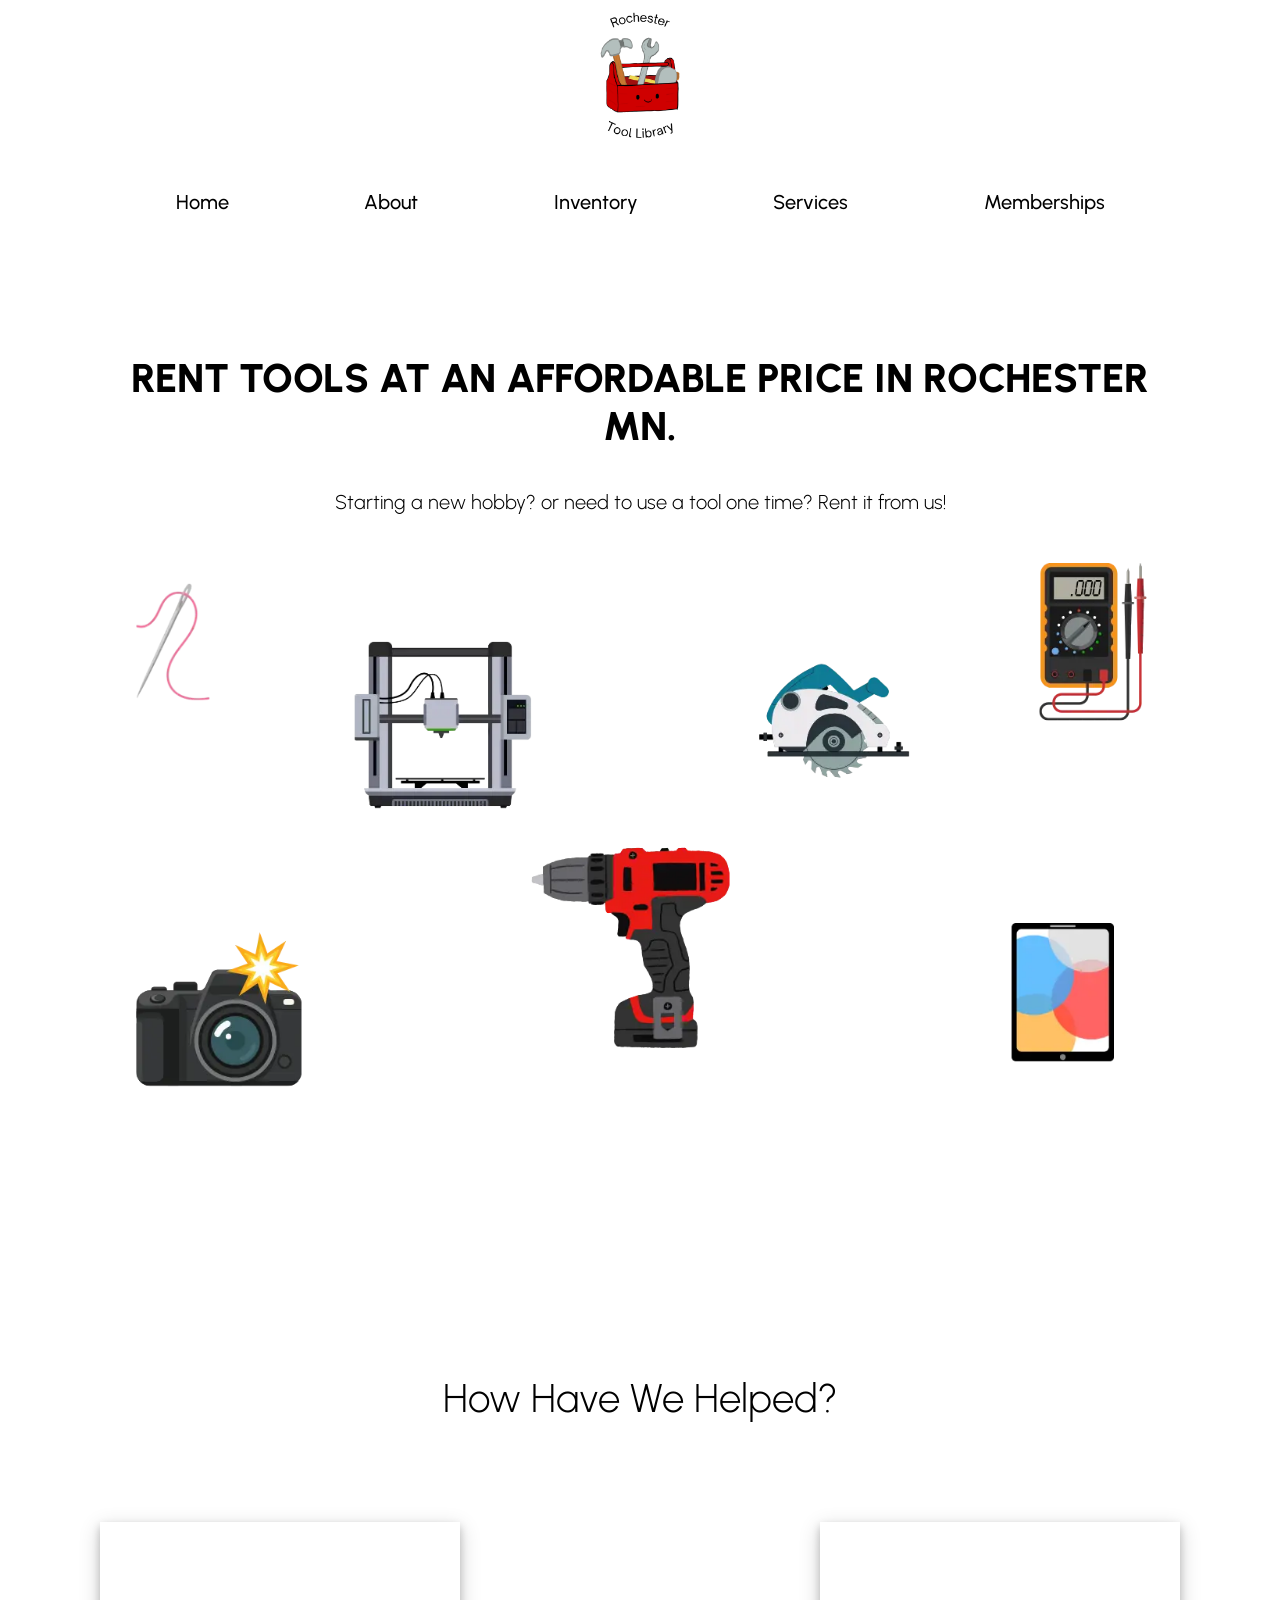
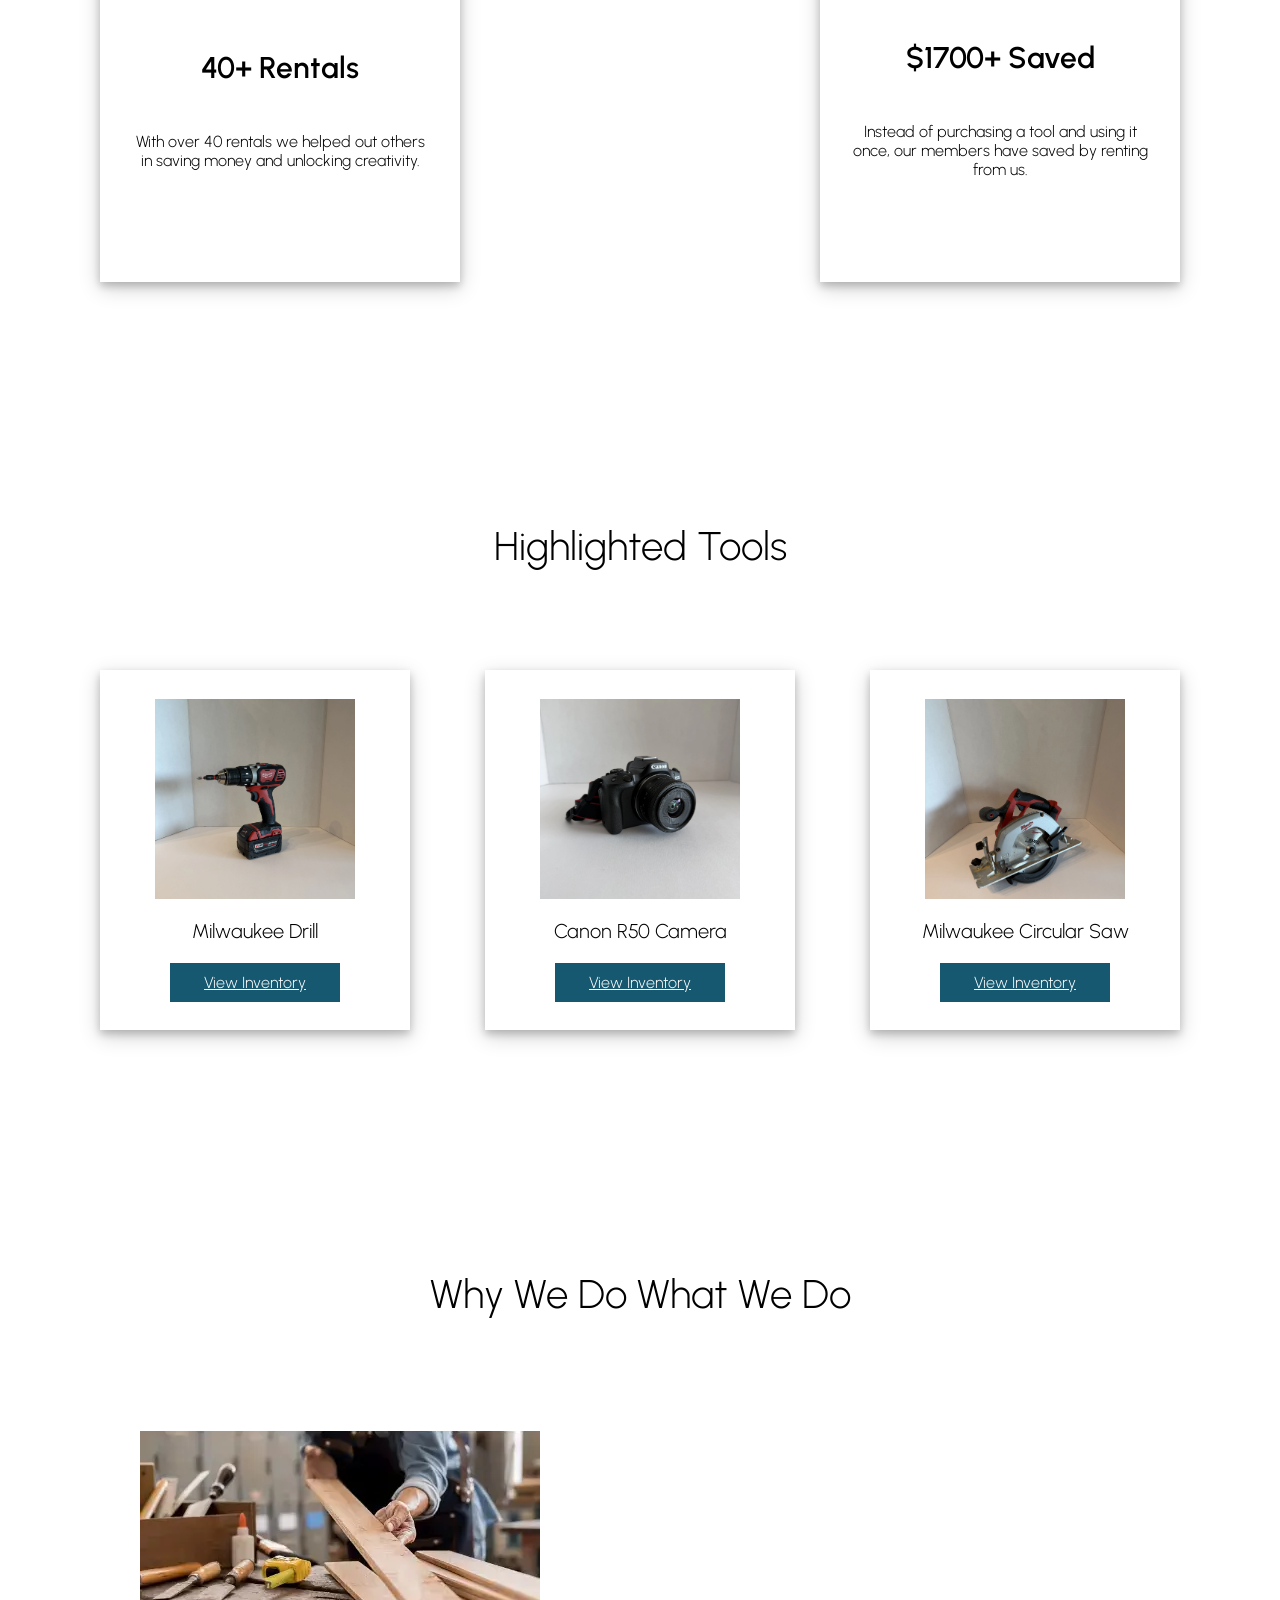
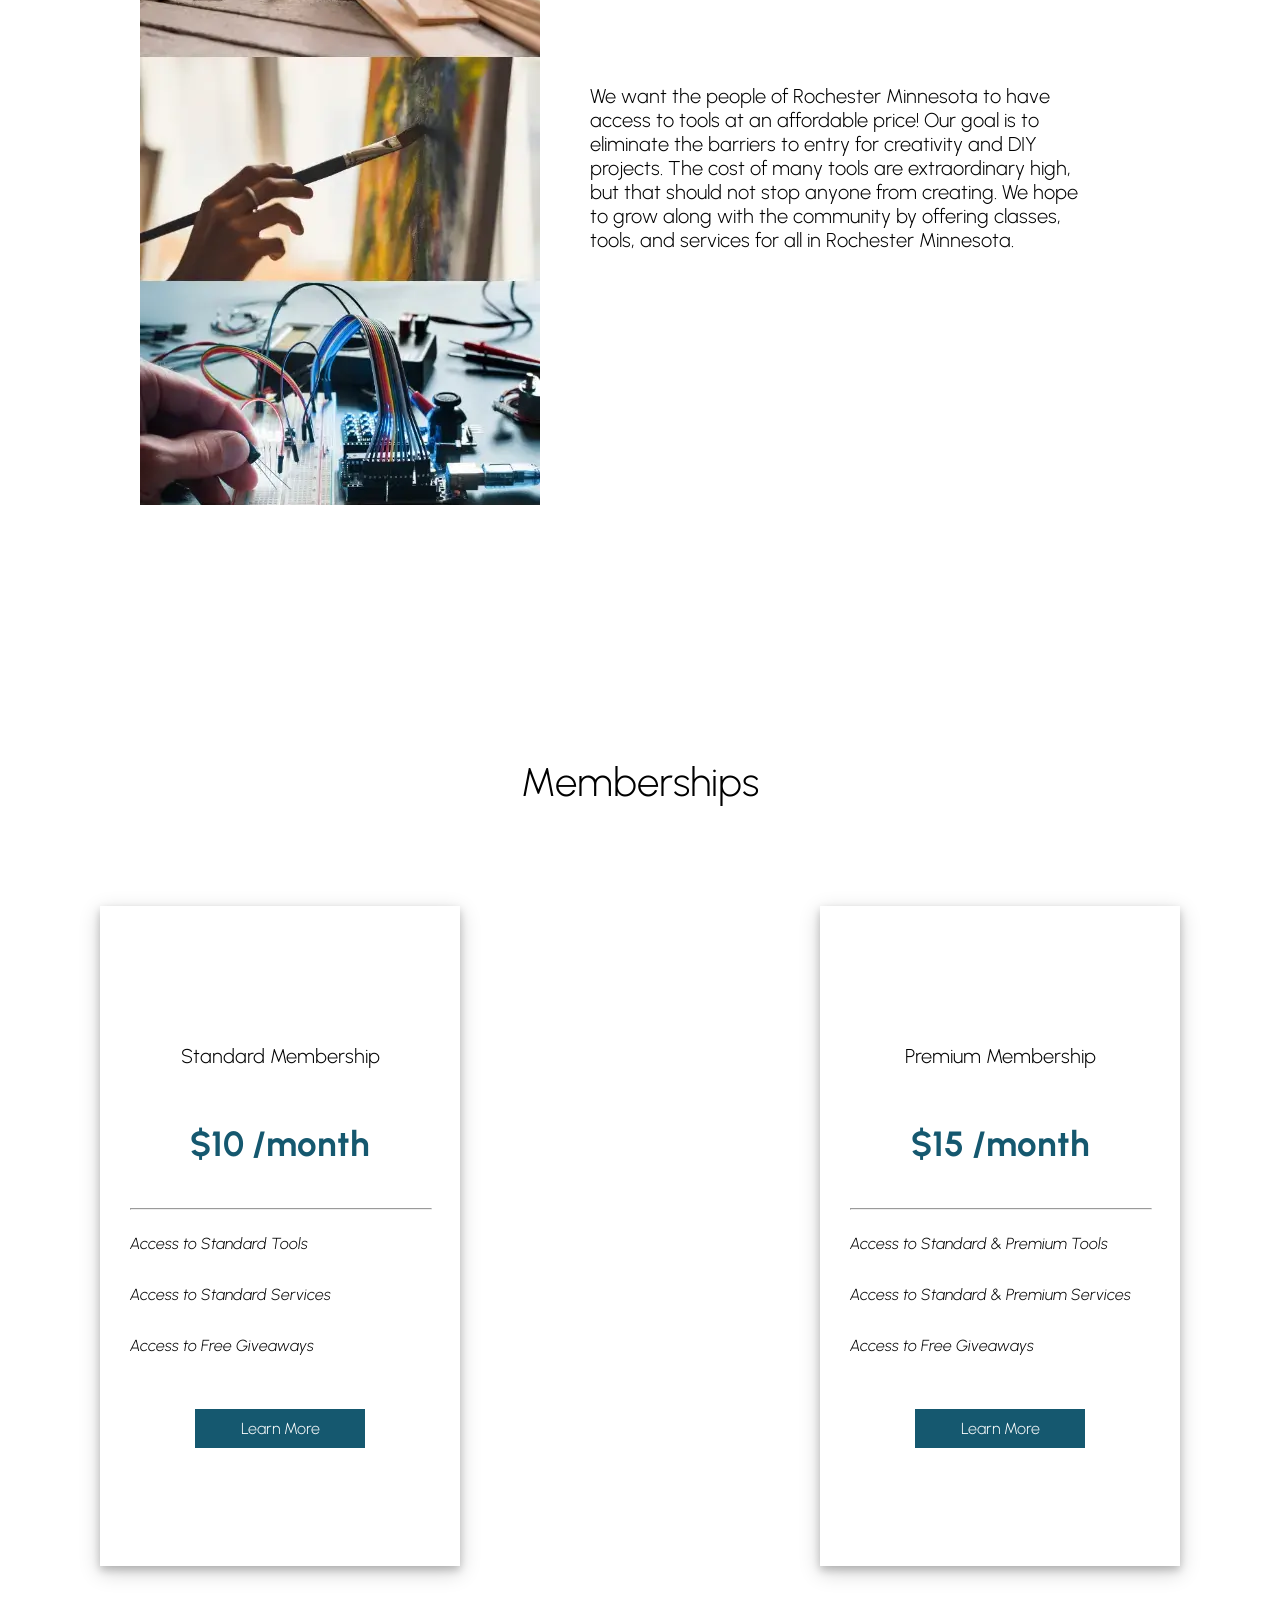
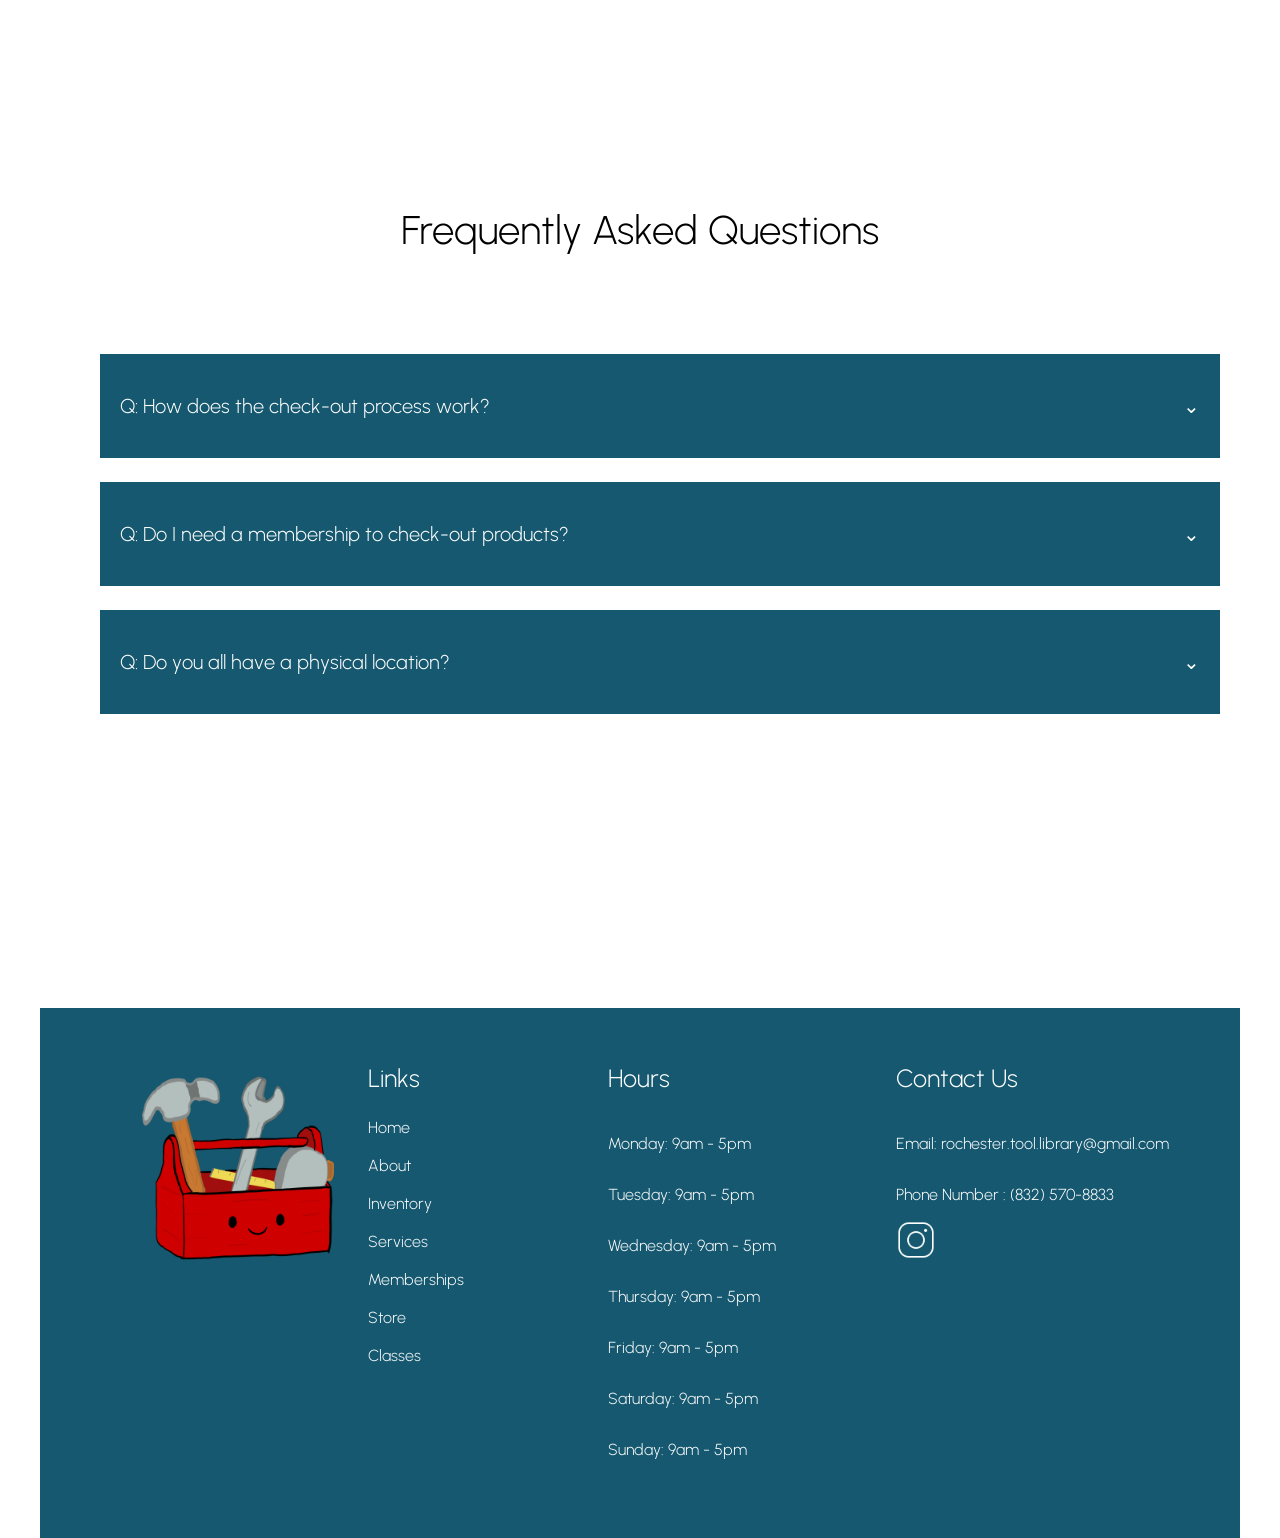
<file: index.html>
<html>
<head>
    <title>Rochester Tool Library</title>
    <link rel="icon" type="image/x-icon" href="./images/logos/logo_ico.ico">

    <meta name='viewport' content='width=device-width, initial-scale=1'>

    <link rel="stylesheet" href="./styles/main-styles.css">
    <link rel="stylesheet" href="./styles/utility-styles.css">

    <link rel="preconnect" href="https://fonts.googleapis.com">
    <link rel="preconnect" href="https://fonts.gstatic.com" crossorigin>
    <link href="https://fonts.googleapis.com/css2?family=Urbanist:ital,wght@0,100..900;1,100..900&display=swap" rel="stylesheet">
    <link rel="preload" as="image" href="./images/page_images/hero_image.webp">
</head>


<body>
    

    <!--Menu-->
    <div>
        <div class="menu-container">
            <!--Image-->
            <div>
                <img src="./images/logos/word_logo.webp" class="menu-logo" alt="Rochester Tool Library Logo" loading="lazy" decoding="async"/>
            </div>

            <!--Options-->
            <div class="menu-options-container">
                <a href="./index.html">Home</a>
                <a href="./about.html">About</a>
                <a href="./inventory.html">Inventory</a>
                <a href="./services.html">Services</a>
                <a href="./memberships.html">Memberships</a>
            </div>
        </div>
    </div>

    <!--Hero-->
    </div>
        <div class="overall-container">
        <div class="hero-container">
            <!--Text-->
            <div>
                <p class="main-hero-text">Rent Tools At An Affordable Price In Rochester MN.</p>
                <p class="sub-hero-text">Starting a new hobby? or need to use a tool one time? Rent it from us!</p>
            </div>

        </div>
    </div>

    <!--Hero Image-->
    <div class="hero-image-container">
    </div>

    <div class="spacer"></div>

    <!--Statistics-->
    <div class="overall-container">
        <p class="section-title">How Have We Helped?</p>
        <div class="statistics-container">
            <div class="statistics-item-box">
                <p class="statistics-item-box-main-text">40+ Rentals</p>
                <p class="statistics-item-box-sub-text">With over 40 rentals we helped out others in saving money and unlocking creativity.</p>
            </div>

            <div class="statistics-item-box">
                <p class="statistics-item-box-main-text">$1700+ Saved</p>
                <p class="statistics-item-box-sub-text">Instead of purchasing a tool and using it once, our members have saved by renting from us.</p>
            </div>
        </div>
    </div>

    <div class="spacer"></div>

    <!--Highlighted Tools-->
    <div class="overall-container">
        <p class="section-title">Highlighted Tools</p>
        <div class="highlights-container">
        
            <div class="highlighted-tools-item-box">
                <img src="./images/tool_photos/milwaukee_drill_m18.webp" class="highlighted-tools-item-box-image" loading="lazy" decoding="async" alt="m18 milwaukee drill">
                <p class="highlighted-tools-item-box-title">Milwaukee Drill</p>
                <a class="highlighted-tools-item-box-button" href="./inventory.html">View Inventory</a>
            </div>

            <div class="highlighted-tools-item-box">
                <img src="./images/tool_photos/canon_r50_camera.webp" class="highlighted-tools-item-box-image" loading="lazy" decoding="async" alt="canon r50 camera">
                <p class="highlighted-tools-item-box-title">Canon R50 Camera</p>
                <a class="highlighted-tools-item-box-button" href="./inventory.html">View Inventory</a>
            </div>

            <div class="highlighted-tools-item-box">
                <img src="./images/tool_photos/milwaukee_saw_m18.webp" class="highlighted-tools-item-box-image" alt="milwauke m18 circular saw">
                <p class="highlighted-tools-item-box-title">Milwaukee Circular Saw</p>
                <a class="highlighted-tools-item-box-button" href="./inventory.html">View Inventory</a>
            </div>
        </div>
    </div>

    <div class="spacer"></div>
    
    <div class="overall-container">
        <p class="section-title">Why We Do What We Do</p>
        <div class="why-we-do-container">
            <div>
                <img src="./images/page_images/why_we_do_what_we_do.webp" class="why-we-do-image" loading="lazy" decoding="async" alt="showcasing a carpenter, painter, and electrical engineer">
            </div>

            <div class="why-we-do-text">
                <p>We want the people of Rochester Minnesota to have access to tools at an affordable price! Our goal is to eliminate the barriers to entry for creativity and DIY projects. The cost of many tools are extraordinary high, but that should not stop anyone from creating. We hope to grow along with the community by offering classes, tools, and services for all in Rochester Minnesota.</p>
            </div>

        </div>
    </div>

    <div class="spacer"></div>

    <div class="overall-container">
        <p class="section-title">Memberships</p>
        <div class="membership-container">
            <div class="membership-item-box">
                <p class="membership-item-box-membership-title-text">Standard Membership</p>
                <p class="membership-item-box-membership-price-text">$10 /month</p>
                <hr class="membership-item-box-membership-hr">
                <p class="membership-item-box-membership-perks-text">Access to Standard Tools</p>
                <p class="membership-item-box-membership-perks-text">Access to Standard Services</p>
                <p class="membership-item-box-membership-perks-text">Access to Free Giveaways</p>
                <br>
                <br>
                <a class="membership-item-box-membership-button" href="./memberships.html">Learn More</a>
            </div>

            <div class="membership-item-box">
                <p class="membership-item-box-membership-title-text">Premium Membership</p>
                <p class="membership-item-box-membership-price-text">$15 /month</p>
                <hr class="membership-item-box-membership-hr">
                <p class="membership-item-box-membership-perks-text">Access to Standard & Premium Tools</p>
                <p class="membership-item-box-membership-perks-text">Access to Standard & Premium Services</p>
                <p class="membership-item-box-membership-perks-text">Access to Free Giveaways</p>
                <br>
                <br>
                <a class="membership-item-box-membership-button" href="./memberships.html">Learn More</a>
            </div>
        </div>
    </div>

    <div class="spacer"></div>

    <div class="overall-container">
        <p class="section-title">Frequently Asked Questions</p>
        <div class="faq-container">
            <div class="faq-question-container" onclick="change_visibility_answer('answer1')">
                <p>Q: How does the check-out process work?</p>
                <p>⌄</p>
            </div>

            <div class="faq-answer-container" id="answer1">
                <p>A: The checkout process is simple. Find the tool you want to check out in our inventory, then fill out our form with your information. We will reach out for delivery details, deliver to the address, and pick up once you are done using the tool.</p>
            </div>
            <br>
            <div class="faq-question-container" onclick="change_visibility_answer('answer2')">
                <p>Q: Do I need a membership to check-out products?</p>
                <p>⌄</p>
            </div>

            <div class="faq-answer-container" id="answer2">
                <p>A: No, memberships are not required for tool rentals.</p>
            </div>
            <br>
            <div class="faq-question-container" onclick="change_visibility_answer('answer3')">
                <p>Q: Do you all have a physical location?</p>
                <p>⌄</p>
            </div>
            <br>
            <div class="faq-answer-container" id="answer3">
                <p>A: No, currently we are only a delivery service. We will meet you at the job location, your home, or anywhere in Rochester. Our delivery is free for all members.</p>
            </div>
        </div>
    </div>

    <div class="spacer"></div>
    <div class="spacer"></div>

    <!--Footer-->
    <footer>
        <div class="footer-overall-container">
            <div class="footer-container">
                <div>
                    <img src="./images/logos/no_word_logo.webp" class="footer-logo" alt="Rochester Tool Library Logo" loading="lazy" decoding="async" />
                </div>

                <div class="footer-links-container">
                    <p class="footer-links-title">Links</p>
                    <a href="./index.html" class="footer-links-text">Home</a>
                    <br>
                    <a href="./about.html" class="footer-links-text">About</a>
                    <br>
                    <a href="./inventory.html" class="footer-links-text">Inventory</a>
                    <br>
                    <a href="./services.html" class="footer-links-text">Services</a>
                    <br>
                    <a href="./memberships.html" class="footer-links-text">Memberships</a>
                    <br>
                    <a href="./store.html" class="footer-links-text">Store</a>
                    <br>
                    <a href="./classes.html" class="footer-links-text">Classes</a>
                </div>

                <div class="footer-hours-container">
                    <p class="footer-hours-title">Hours</p>
                    <p class="footer-links-text">Monday: 9am - 5pm</p>
                    <p class="footer-links-text">Tuesday: 9am - 5pm</p>
                    <p class="footer-links-text">Wednesday: 9am - 5pm</p>
                    <p class="footer-links-text">Thursday: 9am - 5pm</p>
                    <p class="footer-links-text">Friday: 9am - 5pm</p>
                    <p class="footer-links-text">Saturday: 9am - 5pm</p>
                    <p class="footer-links-text">Sunday: 9am - 5pm</p>
                </div>

                <div class="footer-contact-container">
                    <p class="footer-links-title">Contact Us</p>
                    <p class="footer-links-text">Email: rochester.tool.library@gmail.com</p>
                    <p class="footer-links-text">Phone Number : (832) 570-8833</p>
                    <a href="https://www.instagram.com/rochester.tool.library/"><img class="footer-social-media-link-image" src="./images/page_images/instagram-100.png" />
                </div>
            </div>
        </div>
    </footer>

</body>
<script src="./scripts/utils.js"></script>
</html>
</file>
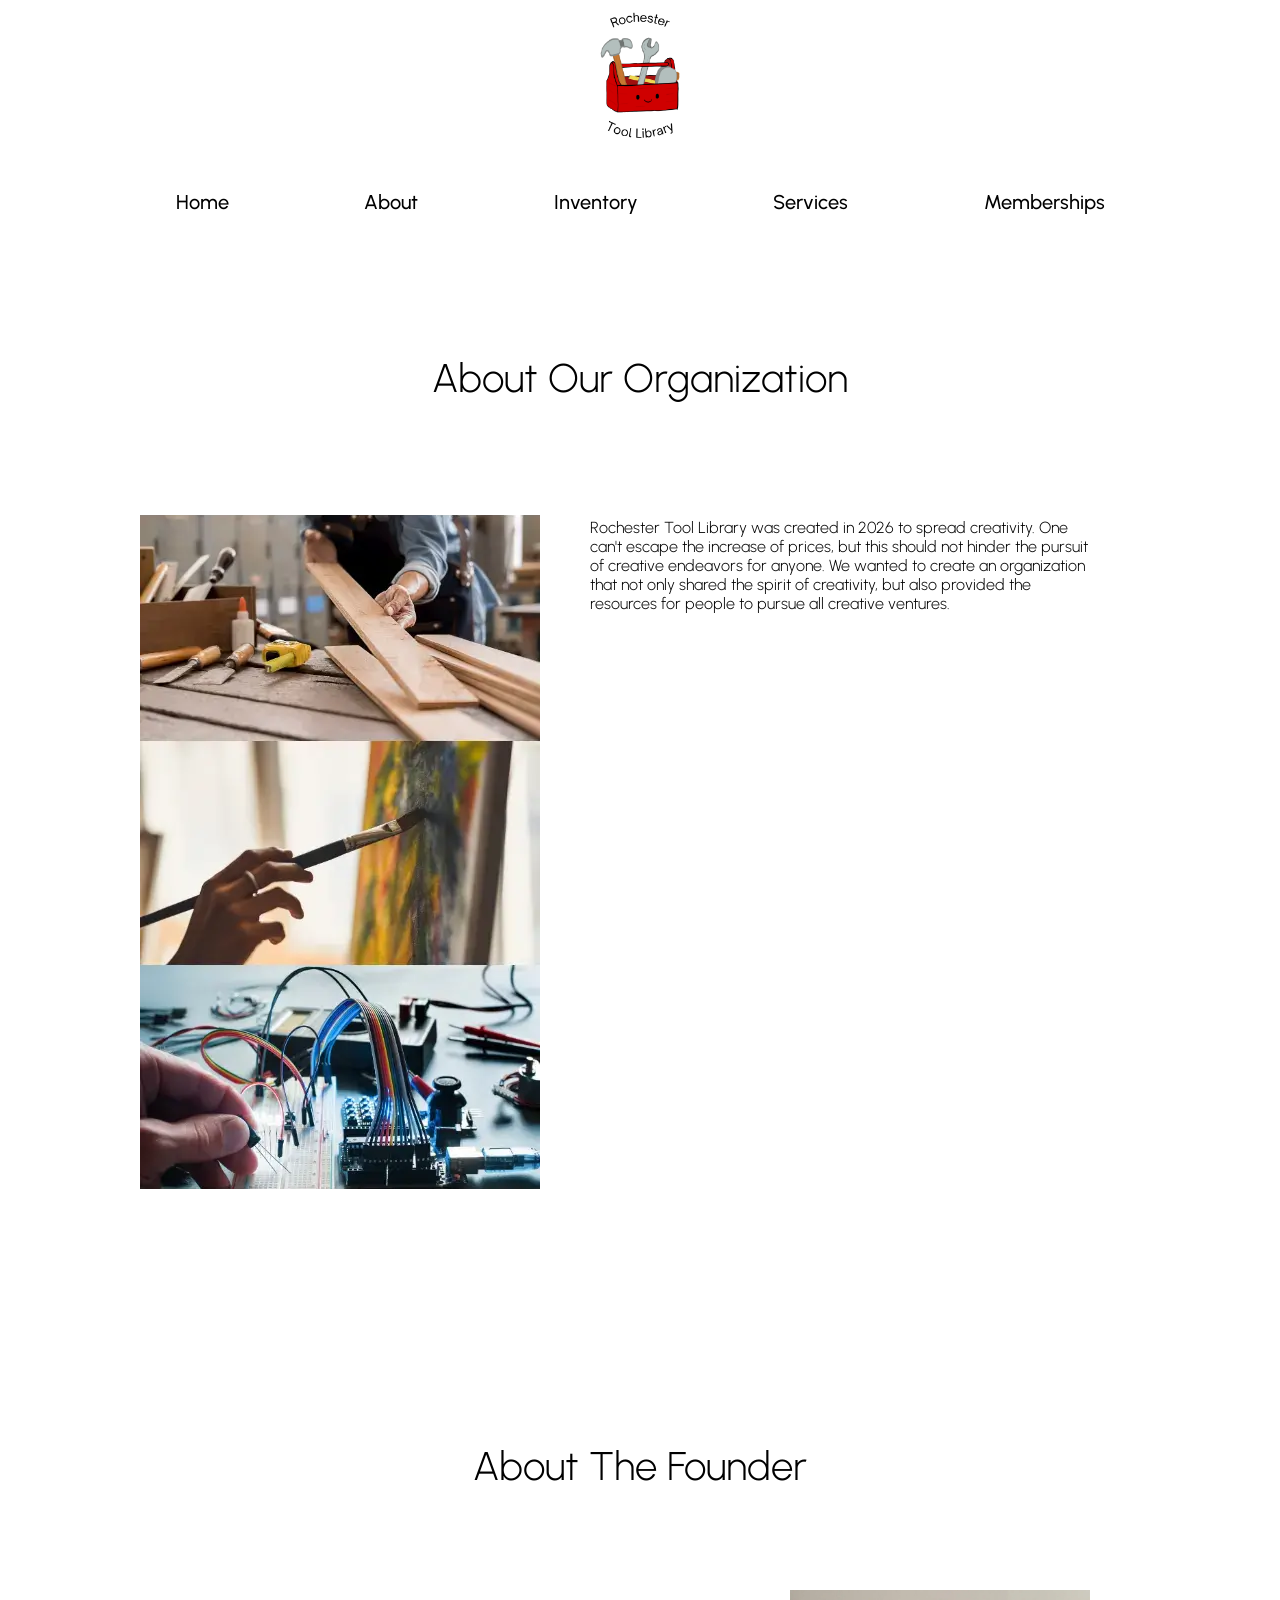
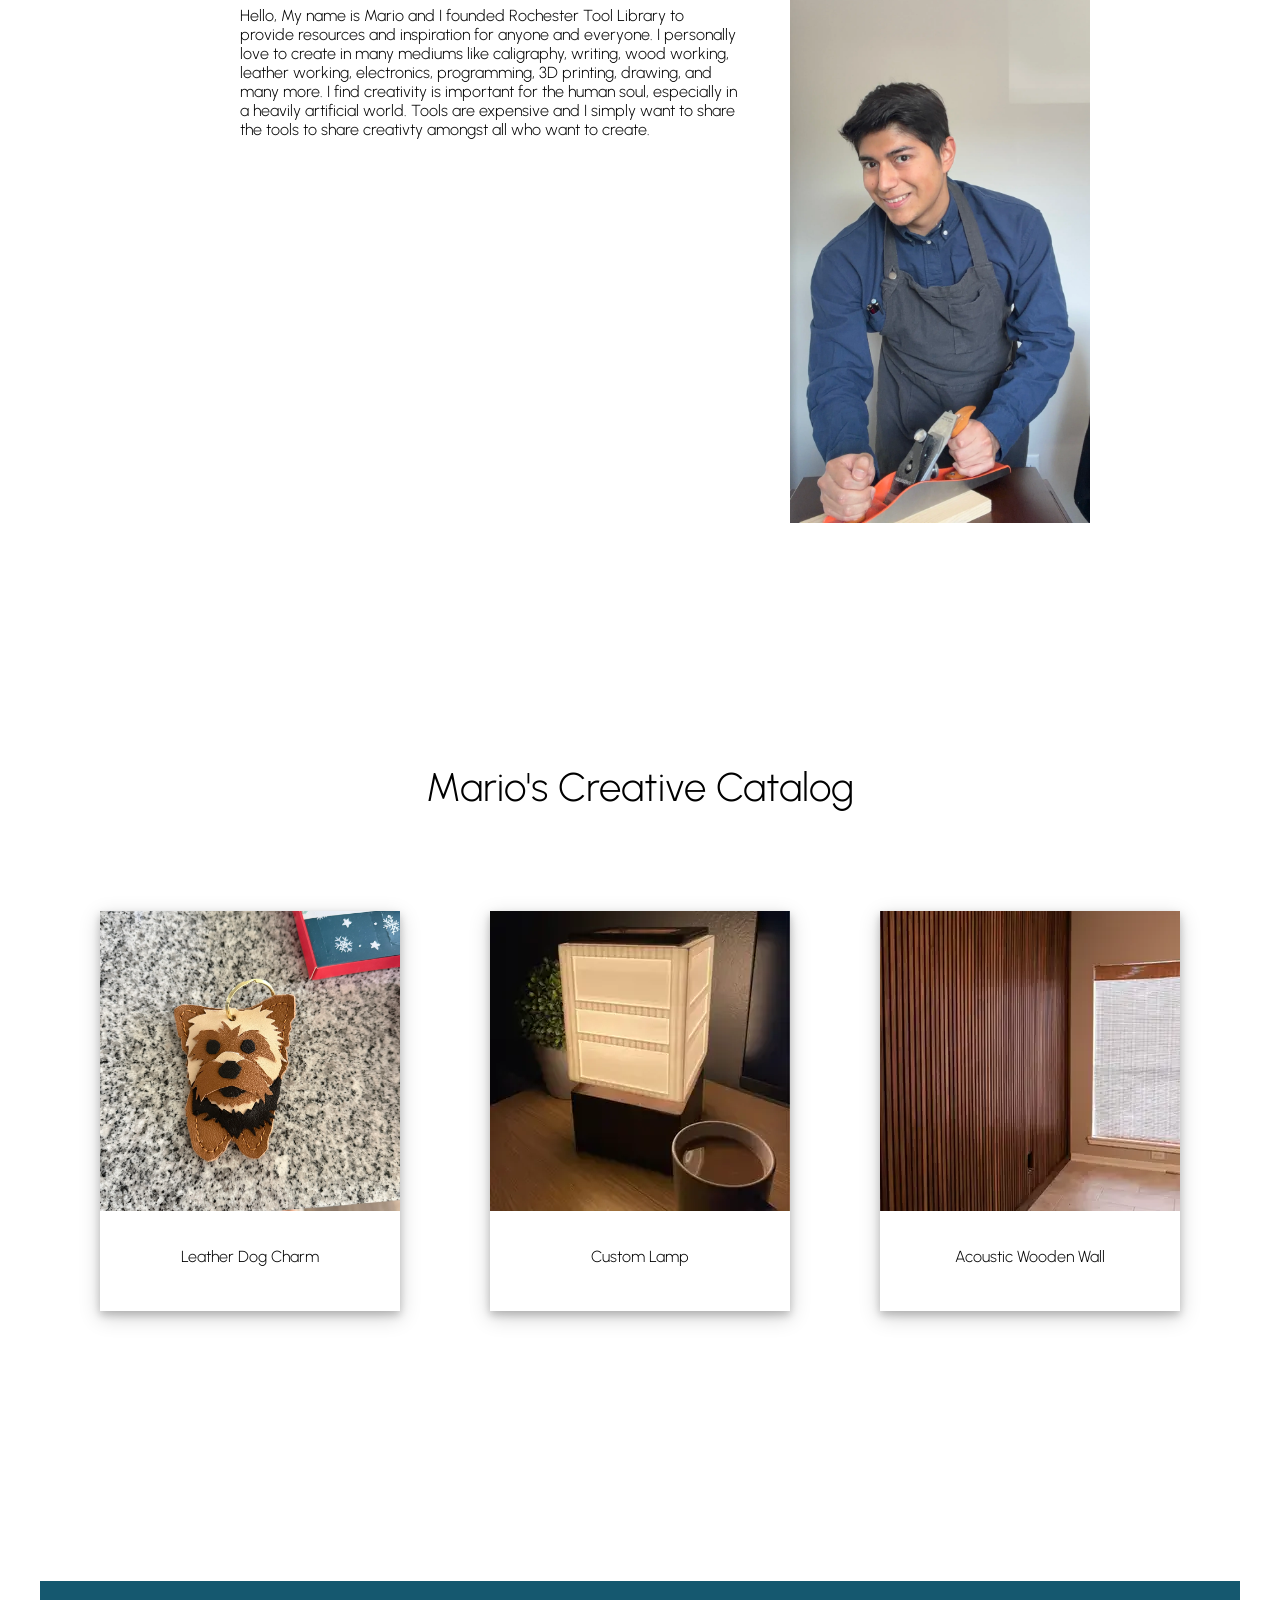
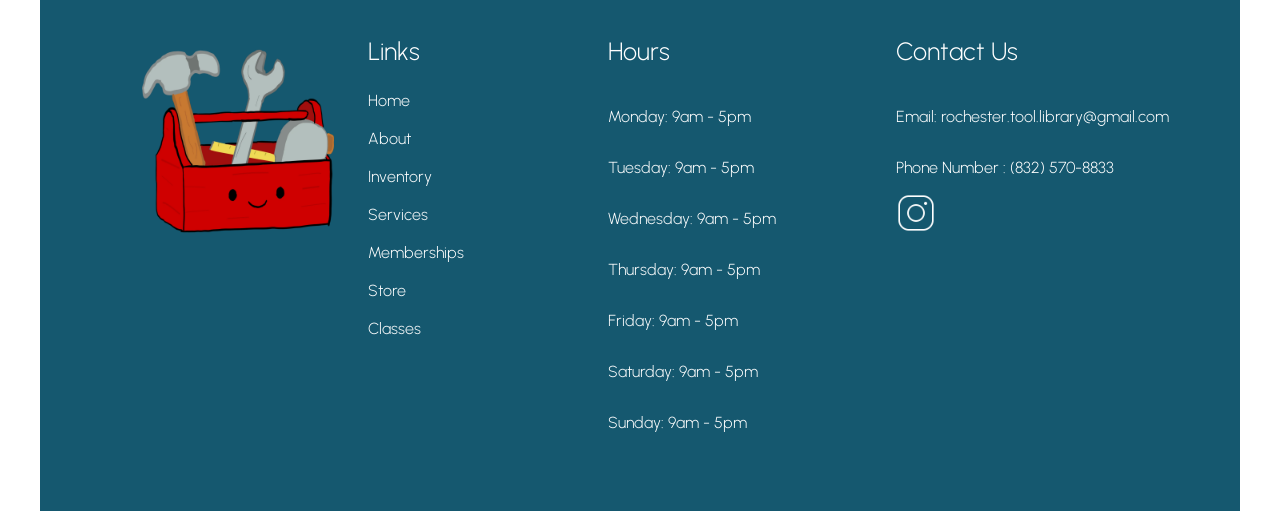
<file: about.html>
<html>
<head>
    <title>Rochester Tool Library</title>
    <link rel="icon" type="image/x-icon" href="./images/logos/logo_ico.ico">

    <meta name='viewport' content='width=device-width, initial-scale=1'>

    <link rel="stylesheet" href="./styles/main-styles.css">
    <link rel="stylesheet" href="./styles/utility-styles.css">
    <link rel="stylesheet" href="./styles/about-styles.css">


    <link rel="preconnect" href="https://fonts.googleapis.com">
    <link rel="preconnect" href="https://fonts.gstatic.com" crossorigin>
    <link href="https://fonts.googleapis.com/css2?family=Urbanist:ital,wght@0,100..900;1,100..900&display=swap" rel="stylesheet">
    <link rel="preload" as="image" href="./images/page_images/hero_image.webp">
</head>


<body>
    <!--Menu-->
    <div>
        <div class="menu-container">
            <!--Image-->
            <div>
                <img src="./images/logos/word_logo.webp" class="menu-logo" alt="Rochester Tool Library Logo" loading="lazy" decoding="async"/>
            </div>

            <!--Options-->
            <div class="menu-options-container">
                <a href="./index.html">Home</a>
                <a href="./about.html">About</a>
                <a href="./inventory.html">Inventory</a>
                <a href="./services.html">Services</a>
                <a href="./memberships.html">Memberships</a>
            </div>
        </div>
    </div>


    <!--About Organization-->
    <div class="overall-container">
        <p class="section-title">About Our Organization</p>
        <div class="about-organization-container">
            <div>
                <img src="./images/page_images/why_we_do_what_we_do.webp" class="about-organization-image" loading="lazy" decoding="async" alt="image showing a painter, carpenter, and electronic engineer">
            </div>

            <div class="about-text">
                <p>Rochester Tool Library was created in 2026 to spread creativity. One can't escape the increase of prices, but this should not hinder the pursuit of creative endeavors for anyone. We wanted to create an organization that not only shared the spirit of creativity, but also provided the resources for people to pursue all creative ventures.</p>
            </div>

        </div>
    </div>

    <div class="spacer"></div>

    <!--About Founder-->
    <div class="overall-container">
        <p class="section-title">About The Founder</p>
        <div class="about-founder-container">
            <div class="about-text">
                <p>Hello, My name is Mario and I founded Rochester Tool Library to provide resources and inspiration for anyone and everyone. I personally love to create in many mediums like caligraphy, writing, wood working, leather working, electronics, programming, 3D printing, drawing, and many more. I find creativity is important for the human soul, especially in a heavily artificial world. Tools are expensive and I simply want to share the tools to share creativty amongst all who want to create.</p>
            </div>

            <div>
                <img src="./images/page_images/founder_image.webp" class="about-founder-image" loading="lazy" decoding="async" alt="image showing founder Mario">
            </div>
        </div>
    </div>

    <div class="spacer"></div>

    <div class="overall-container">
        <p class="section-title">Mario's Creative Catalog</p>
        <div class="creative-catalog-container">
            <div class="creative-catalog-image-box">
                <img src="./images/page_images/founder_charm.webp" class="about-founder-image" loading="lazy" decoding="async" alt="an image of a leather dog charm">
                <p class="creative-catalog-image-box-text">Leather Dog Charm</p>
            </div>

            <div class="creative-catalog-image-box">
                <img src="./images/page_images/founder_lamp.webp" class="about-founder-image" loading="lazy" decoding="async" alt="an image of s wooden lamp with a 3d printed shade">
                <p class="creative-catalog-image-box-text">Custom Lamp</p>
            </div>

            <div class="creative-catalog-image-box">
                <img src="./images/page_images/founder_wall.webp" class="about-founder-image" loading="lazy" decoding="async" alt="showcasing a wooden slat wall">
                <p class="creative-catalog-image-box-text">Acoustic Wooden Wall</p>
            </div>
        </div>
    </div>

    <div class="spacer"></div>
    <div class="spacer"></div>

    <!--Footer-->
    <footer>
        <div class="footer-overall-container">
            <div class="footer-container">
                <div>
                    <img src="./images/logos/no_word_logo.webp" class="footer-logo" alt="Rochester Tool Library Logo" loading="lazy" decoding="async" />
                </div>

                <div class="footer-links-container">
                    <p class="footer-links-title">Links</p>
                    <a href="./index.html" class="footer-links-text">Home</a>
                    <br>
                    <a href="./about.html" class="footer-links-text">About</a>
                    <br>
                    <a href="./inventory.html" class="footer-links-text">Inventory</a>
                    <br>
                    <a href="./services.html" class="footer-links-text">Services</a>
                    <br>
                    <a href="./memberships.html" class="footer-links-text">Memberships</a>
                    <br>
                    <a href="./store.html" class="footer-links-text">Store</a>
                    <br>
                    <a href="./classes.html" class="footer-links-text">Classes</a>
                </div>

                <div class="footer-hours-container">
                    <p class="footer-hours-title">Hours</p>
                    <p class="footer-links-text">Monday: 9am - 5pm</p>
                    <p class="footer-links-text">Tuesday: 9am - 5pm</p>
                    <p class="footer-links-text">Wednesday: 9am - 5pm</p>
                    <p class="footer-links-text">Thursday: 9am - 5pm</p>
                    <p class="footer-links-text">Friday: 9am - 5pm</p>
                    <p class="footer-links-text">Saturday: 9am - 5pm</p>
                    <p class="footer-links-text">Sunday: 9am - 5pm</p>
                </div>

                <div class="footer-contact-container">
                    <p class="footer-links-title">Contact Us</p>
                    <p class="footer-links-text">Email: rochester.tool.library@gmail.com</p>
                    <p class="footer-links-text">Phone Number : (832) 570-8833</p>
                    <a href="https://www.instagram.com/rochester.tool.library/"><img class="footer-social-media-link-image" src="./images/page_images/instagram-100.png" />
                </div>
            </div>
        </div>
    </footer>

</body>

</html>
</file>
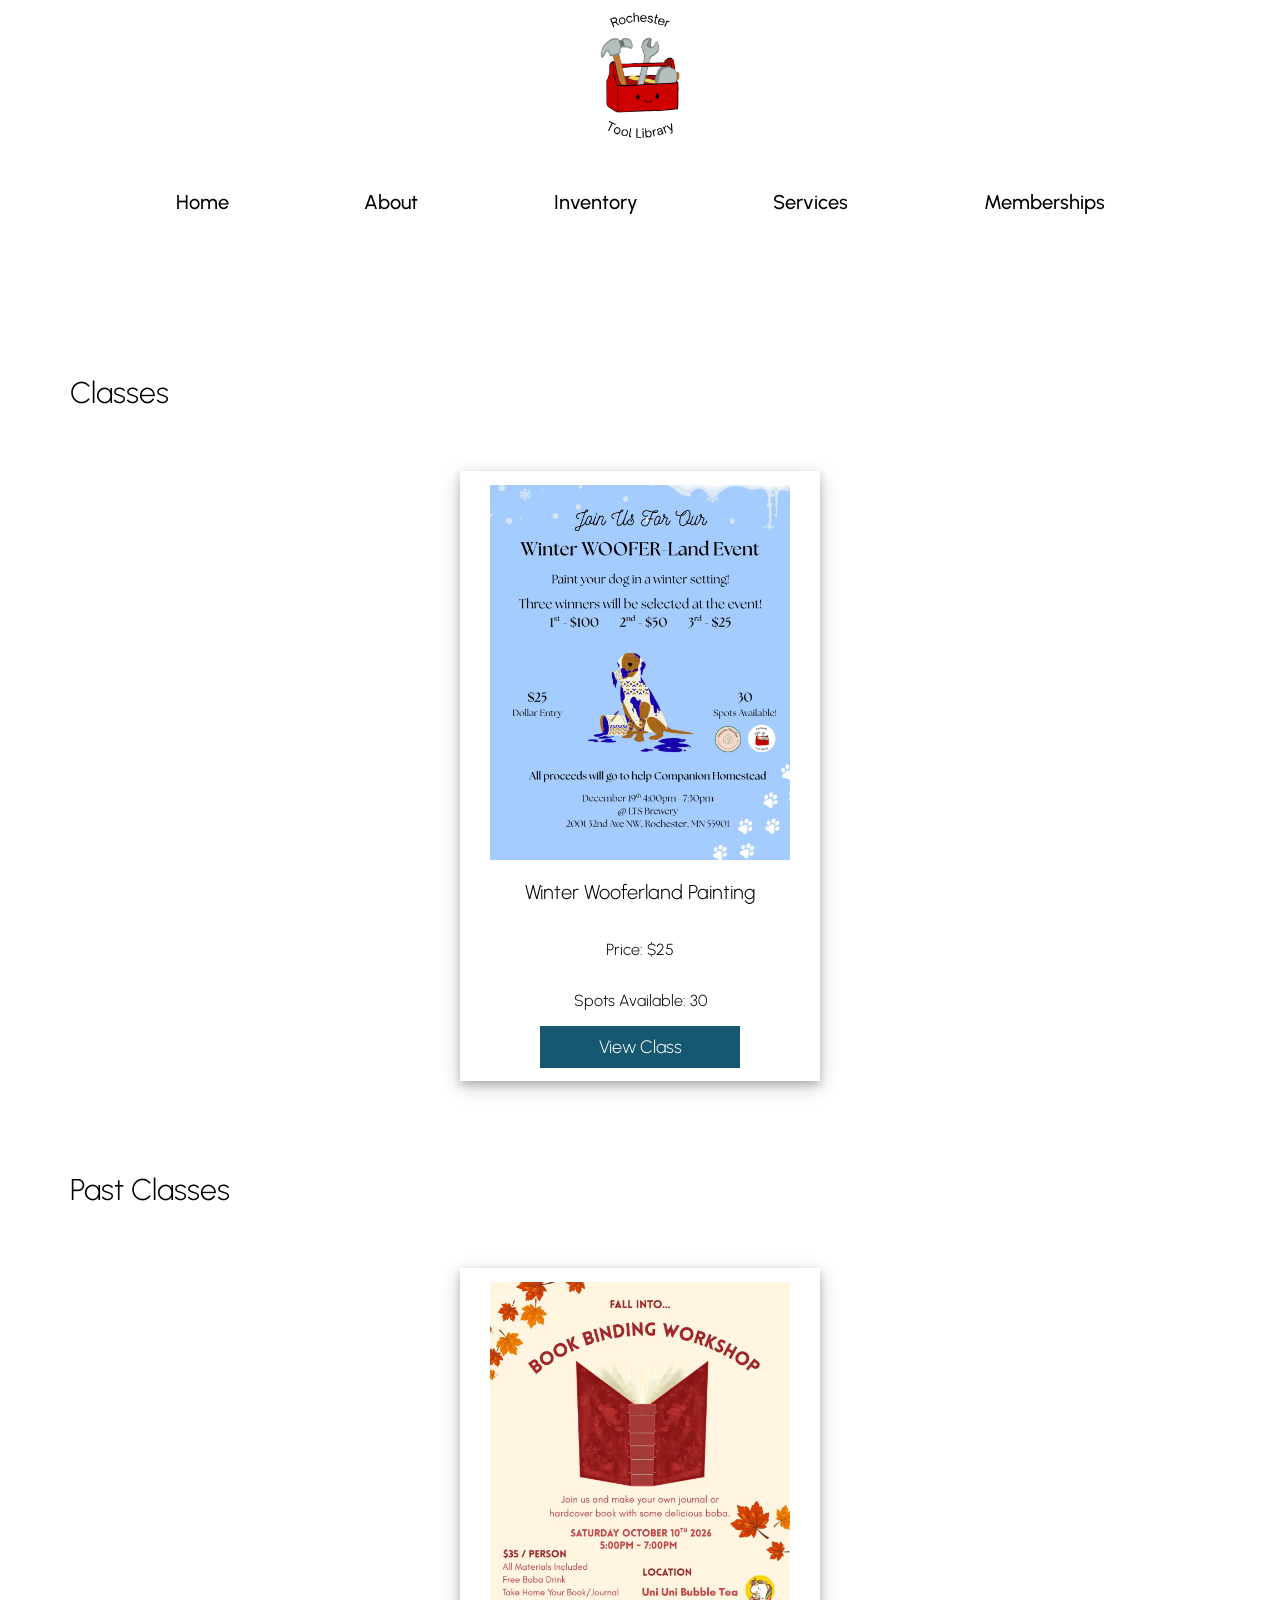
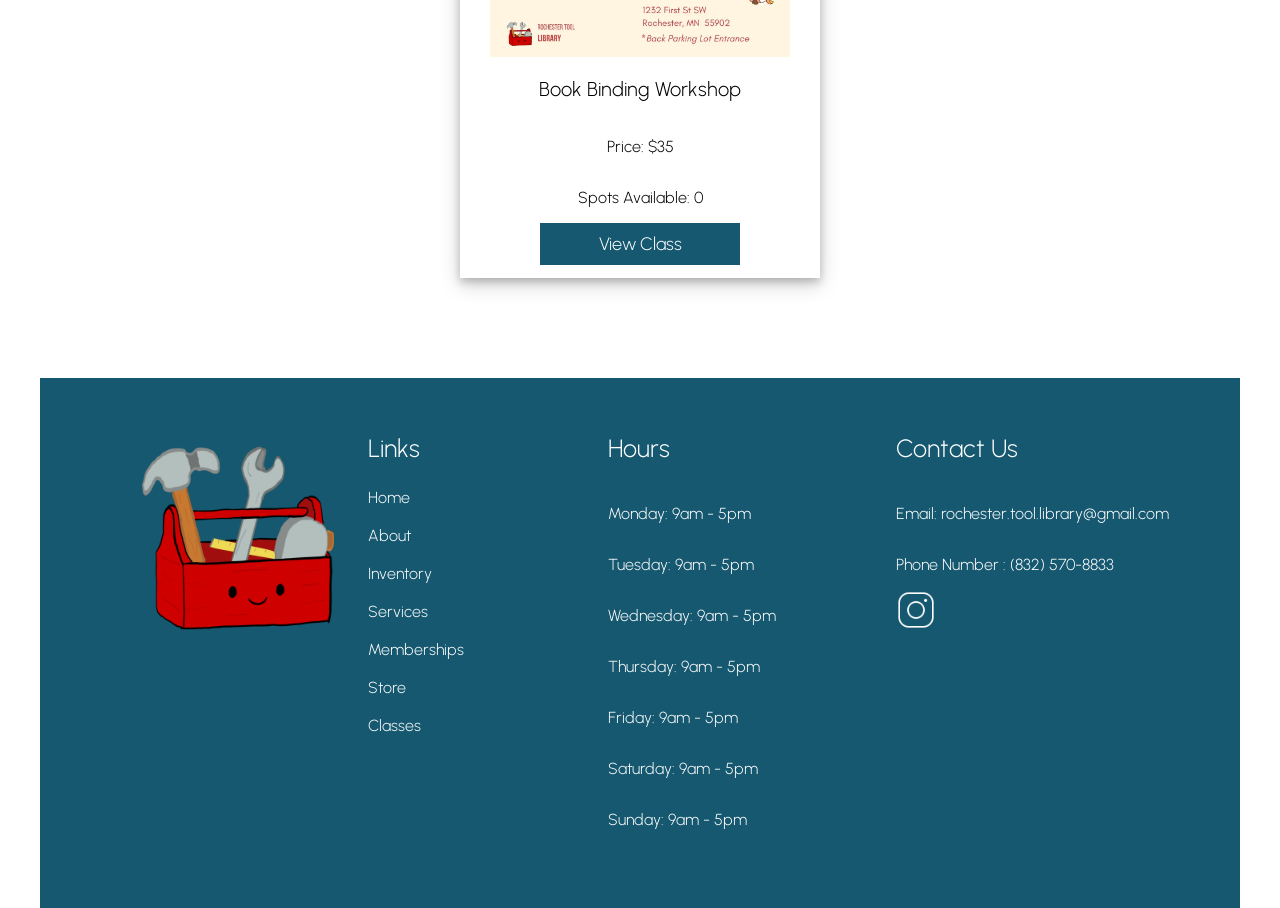
<file: classes.html>
<html>
<head>
    <title>Rochester Tool Library</title>
    <link rel="icon" type="image/x-icon" href="./images/logos/logo_ico.ico">

    <meta name='viewport' content='width=device-width, initial-scale=1'>

    <link rel="stylesheet" href="./styles/main-styles.css">
    <link rel="stylesheet" href="./styles/utility-styles.css">
    <link rel="stylesheet" href="./styles/inventory-styles.css">
    <link rel="stylesheet" href="./styles/store-styles.css">
    <link rel="stylesheet" href="./styles/class-styles.css">


    <script src="scripts/products.js"></script>
    <script src="scripts/scripts.js"></script>

    <link rel="preconnect" href="https://fonts.googleapis.com">
    <link rel="preconnect" href="https://fonts.gstatic.com" crossorigin>
    <link href="https://fonts.googleapis.com/css2?family=Urbanist:ital,wght@0,100..900;1,100..900&display=swap" rel="stylesheet">
    <link rel="preload" as="image" href="./images/page_images/hero_image.webp">
</head>


<body>

    <!--Menu-->
    <div>
        <div class="menu-container">
            <!--Image-->
            <div>
                <img src="./images/logos/word_logo.webp" class="menu-logo" alt="Rochester Tool Library Logo" loading="lazy" decoding="async"/>
            </div>

            <!--Options-->
            <div class="menu-options-container">
                <a href="./index.html">Home</a>
                <a href="./about.html">About</a>
                <a href="./inventory.html">Inventory</a>
                <a href="./services.html">Services</a>
                <a href="./memberships.html">Memberships</a>
            </div>
        </div>
    </div>



    <div class="overall-store-container">
        <p class="store-title">Classes</p>
        <div class="store-container">
        <div class="store-container">
            <div class="store-item-box">
                <img src="./images/class_photos/winter_wooferland.webp" class="class_image" loading="lazy" decoding="async" alt="winter_wooferland_painting_flyer">
                <p class="item-name-title">Winter Wooferland Painting</p>
                <p>Price: $25</p>
                <p>Spots Available: 30</p>
                <a class="view-product-button" href="./winter_wooferland.html">View Class</a>
            </div>
        </div>        </div>
    </div>

    <div class="overall-store-container">
        <p class="store-title">Past Classes</p>
        <div class="store-container">
            <div class="store-item-box">
                <img src="./images/class_photos/fall_into_book_binding.webp" class="class_image" loading="lazy" decoding="async" alt="book_binding_flyer">
                <p class="item-name-title">Book Binding Workshop</p>
                <p>Price: $35</p>
                <p>Spots Available: 0</p>
                <a class="view-product-button" href="./fall_into_book_binding_class.html">View Class</a>
            </div>
        </div>
    </div>


    <div class="spacer"></div>

    <!--Footer-->
    <footer>
        <div class="footer-overall-container">
            <div class="footer-container">
                <div>
                    <img src="./images/logos/no_word_logo.webp" class="footer-logo" alt="Rochester Tool Library Logo" loading="lazy" decoding="async" />
                </div>

                <div class="footer-links-container">
                    <p class="footer-links-title">Links</p>
                    <a href="./index.html" class="footer-links-text">Home</a>
                    <br>
                    <a href="./about.html" class="footer-links-text">About</a>
                    <br>
                    <a href="./inventory.html" class="footer-links-text">Inventory</a>
                    <br>
                    <a href="./services.html" class="footer-links-text">Services</a>
                    <br>
                    <a href="./memberships.html" class="footer-links-text">Memberships</a>
                    <br>
                    <a href="./store.html" class="footer-links-text">Store</a>
                    <br>
                    <a href="./classes.html" class="footer-links-text">Classes</a>
                </div>

                <div class="footer-hours-container">
                    <p class="footer-hours-title">Hours</p>
                    <p class="footer-links-text">Monday: 9am - 5pm</p>
                    <p class="footer-links-text">Tuesday: 9am - 5pm</p>
                    <p class="footer-links-text">Wednesday: 9am - 5pm</p>
                    <p class="footer-links-text">Thursday: 9am - 5pm</p>
                    <p class="footer-links-text">Friday: 9am - 5pm</p>
                    <p class="footer-links-text">Saturday: 9am - 5pm</p>
                    <p class="footer-links-text">Sunday: 9am - 5pm</p>
                </div>

                <div class="footer-contact-container">
                    <p class="footer-links-title">Contact Us</p>
                    <p class="footer-links-text">Email: rochester.tool.library@gmail.com</p>
                    <p class="footer-links-text">Phone Number : (832) 570-8833</p>
                    <a href="https://www.instagram.com/rochester.tool.library/"><img class="footer-social-media-link-image" src="./images/page_images/instagram-100.png" />
                </div>
            </div>
        </div>
    </footer>
</body>




</html>
</file>
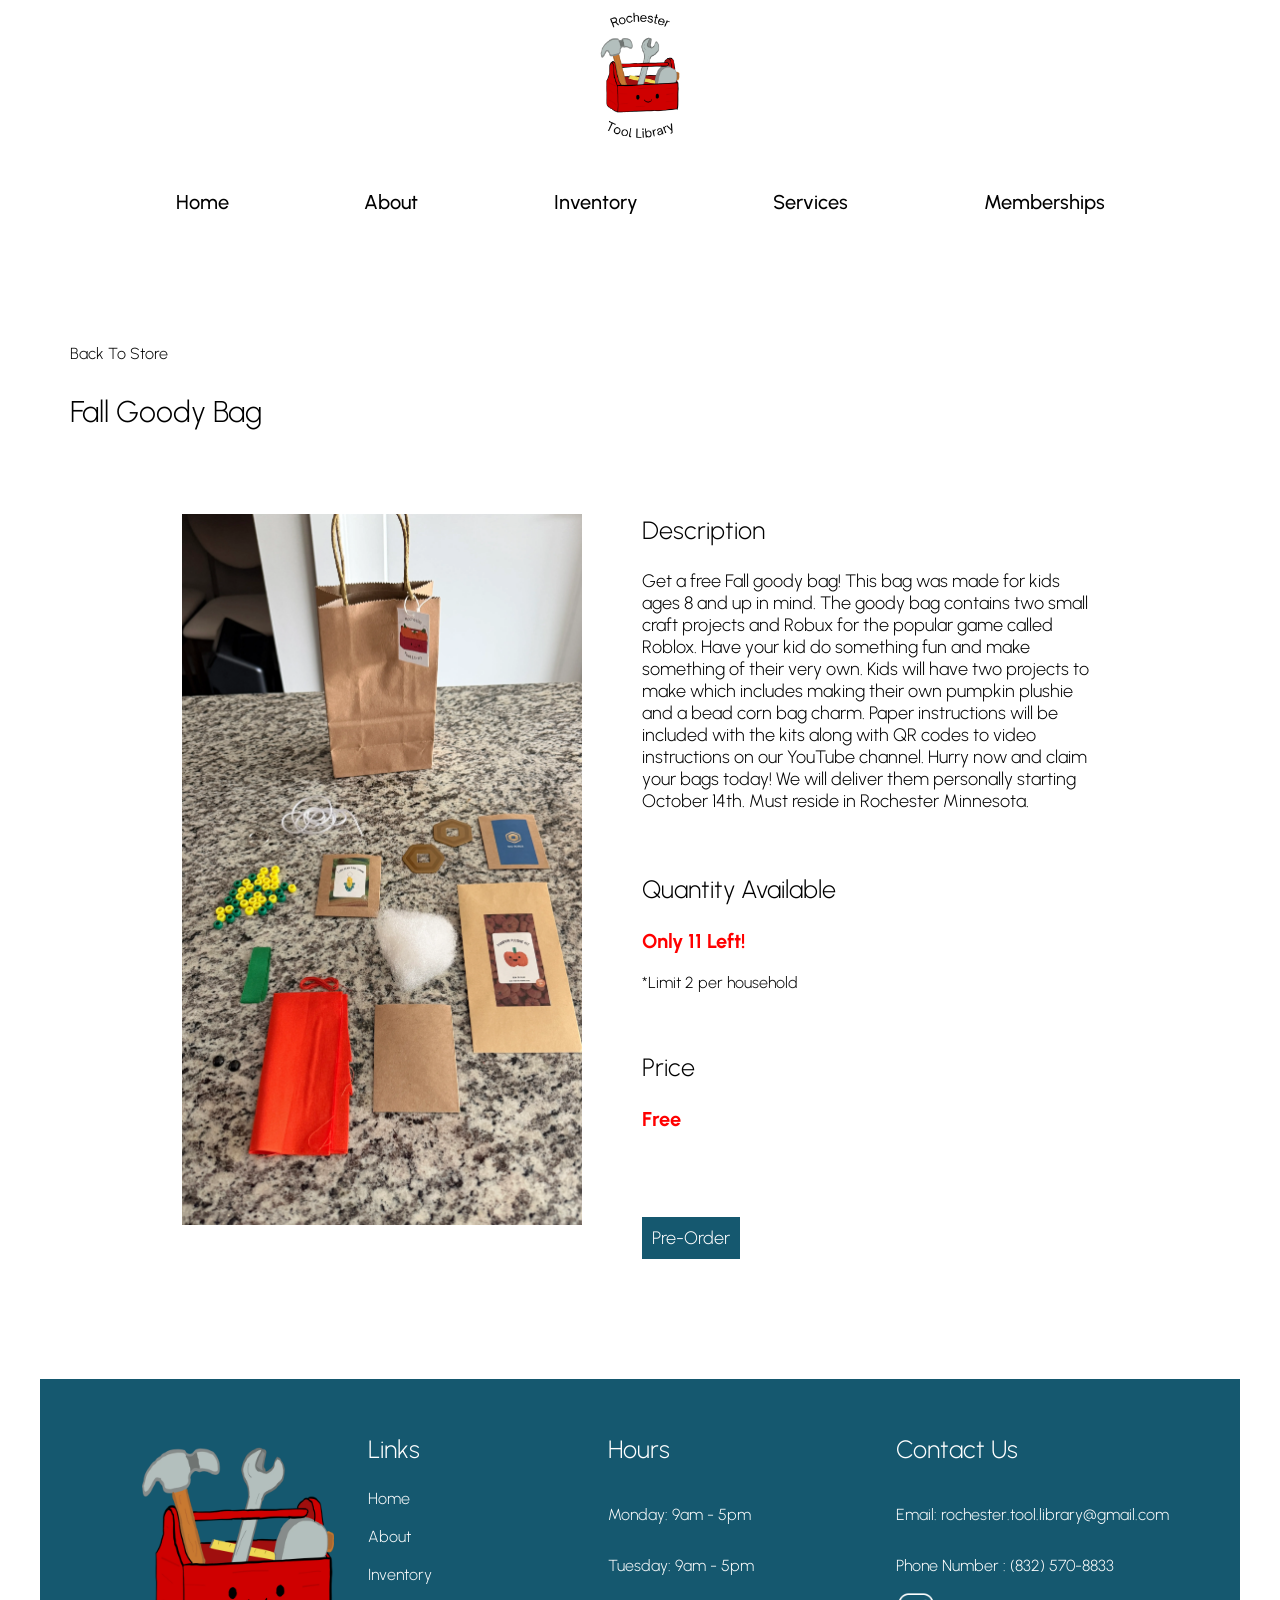
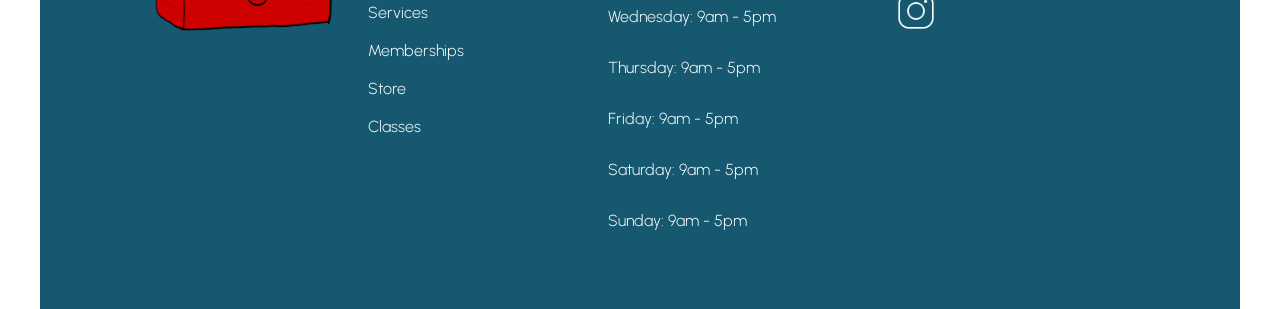
<file: fall_goody_bag_page.html>
<html>
<head>
    <title>Rochester Tool Library</title>
    <link rel="icon" type="image/x-icon" href="./images/logos/logo_ico.ico">

    <meta name='viewport' content='width=device-width, initial-scale=1'>

    <link rel="stylesheet" href="./styles/main-styles.css">
    <link rel="stylesheet" href="./styles/utility-styles.css">
    <link rel="stylesheet" href="./styles/inventory-styles.css">
    <link rel="stylesheet" href="./styles/store-styles.css">

    <script src="scripts/products.js"></script>
    <script src="scripts/scripts.js"></script>

    <link rel="preconnect" href="https://fonts.googleapis.com">
    <link rel="preconnect" href="https://fonts.gstatic.com" crossorigin>
    <link href="https://fonts.googleapis.com/css2?family=Urbanist:ital,wght@0,100..900;1,100..900&display=swap" rel="stylesheet">
    <link rel="preload" as="image" href="./images/page_images/hero_image.webp">
</head>


<body>

    <!--Menu-->
    <div>
        <div class="menu-container">
            <!--Image-->
            <div>
                <img src="./images/logos/word_logo.webp" class="menu-logo" alt="Rochester Tool Library Logo" loading="lazy" decoding="async"/>
            </div>

            <!--Options-->
            <div class="menu-options-container">
                <a href="./index.html">Home</a>
                <a href="./about.html">About</a>
                <a href="./inventory.html">Inventory</a>
                <a href="./services.html">Services</a>
                <a href="./memberships.html">Memberships</a>
            </div>
        </div>
    </div>

    <div class="overall-store-item-container">
    <a href="./store.html" class="back-to-store-button">Back To Store</a>
    <p class="store-item-title-text">Fall Goody Bag</p>
    <div class="store-item-container">
        <div class="store-left-side">
            <img src="./images/store_photos/fall_goody_bag_2.webp" class="store_item_image" loading="lazy" decoding="async" alt="fall goody bag image showcasing pumpkin plushie kit, corn charm kit, and robux">
        </div>

        <div class="store-right-side">
            <p class="store-item-right-box-title-text">Description</p>
            <p class="store-item-description-text">Get a free Fall goody bag! This bag was made for kids ages 8 and up in mind. The goody bag contains two small craft projects and Robux for the popular game called Roblox. Have your kid do something fun and make something of their very own. Kids will have two projects to make which includes making their own pumpkin plushie and a bead corn bag charm. Paper instructions will be included with the kits along with QR codes to video instructions on our YouTube channel. Hurry now and claim your bags today! We will deliver them personally starting October 14th. Must reside in Rochester Minnesota.</p>
            <br>
            <p class="store-item-right-box-title-text">Quantity Available</p>
            <p class="store-item-quantity-text">Only 11 Left!</p>
            <p>*Limit 2 per household</p>
            <br>
            <p class="store-item-right-box-title-text">Price</p>
            <p class="store-item-quantity-text">Free</p>
            <br>
            <br>
            <br>
            <br>
            <a class="store-item-preorder-button" href="https://buy.stripe.com/8x2bJ28wxaeD0yQ4EVfUQ0l">Pre-Order</a>
        </div>
    </div>
    </div>

    <div class="spacer"></div>


    <!--Footer-->
    <footer>
        <div class="footer-overall-container">
            <div class="footer-container">
                <div>
                    <img src="./images/logos/no_word_logo.webp" class="footer-logo" alt="Rochester Tool Library Logo" loading="lazy" decoding="async" />
                </div>

                <div class="footer-links-container">
                    <p class="footer-links-title">Links</p>
                    <a href="./index.html" class="footer-links-text">Home</a>
                    <br>
                    <a href="./about.html" class="footer-links-text">About</a>
                    <br>
                    <a href="./inventory.html" class="footer-links-text">Inventory</a>
                    <br>
                    <a href="./services.html" class="footer-links-text">Services</a>
                    <br>
                    <a href="./memberships.html" class="footer-links-text">Memberships</a>
                    <br>
                    <a href="./store.html" class="footer-links-text">Store</a>
                    <br>
                    <a href="./classes.html" class="footer-links-text">Classes</a>
                </div>

                <div class="footer-hours-container">
                    <p class="footer-hours-title">Hours</p>
                    <p class="footer-links-text">Monday: 9am - 5pm</p>
                    <p class="footer-links-text">Tuesday: 9am - 5pm</p>
                    <p class="footer-links-text">Wednesday: 9am - 5pm</p>
                    <p class="footer-links-text">Thursday: 9am - 5pm</p>
                    <p class="footer-links-text">Friday: 9am - 5pm</p>
                    <p class="footer-links-text">Saturday: 9am - 5pm</p>
                    <p class="footer-links-text">Sunday: 9am - 5pm</p>
                </div>

                <div class="footer-contact-container">
                    <p class="footer-links-title">Contact Us</p>
                    <p class="footer-links-text">Email: rochester.tool.library@gmail.com</p>
                    <p class="footer-links-text">Phone Number : (832) 570-8833</p>
                    <a href="https://www.instagram.com/rochester.tool.library/"><img class="footer-social-media-link-image" src="./images/page_images/instagram-100.png" />
                </div>
            </div>
        </div>
    </footer>
</body>




</html>
</file>
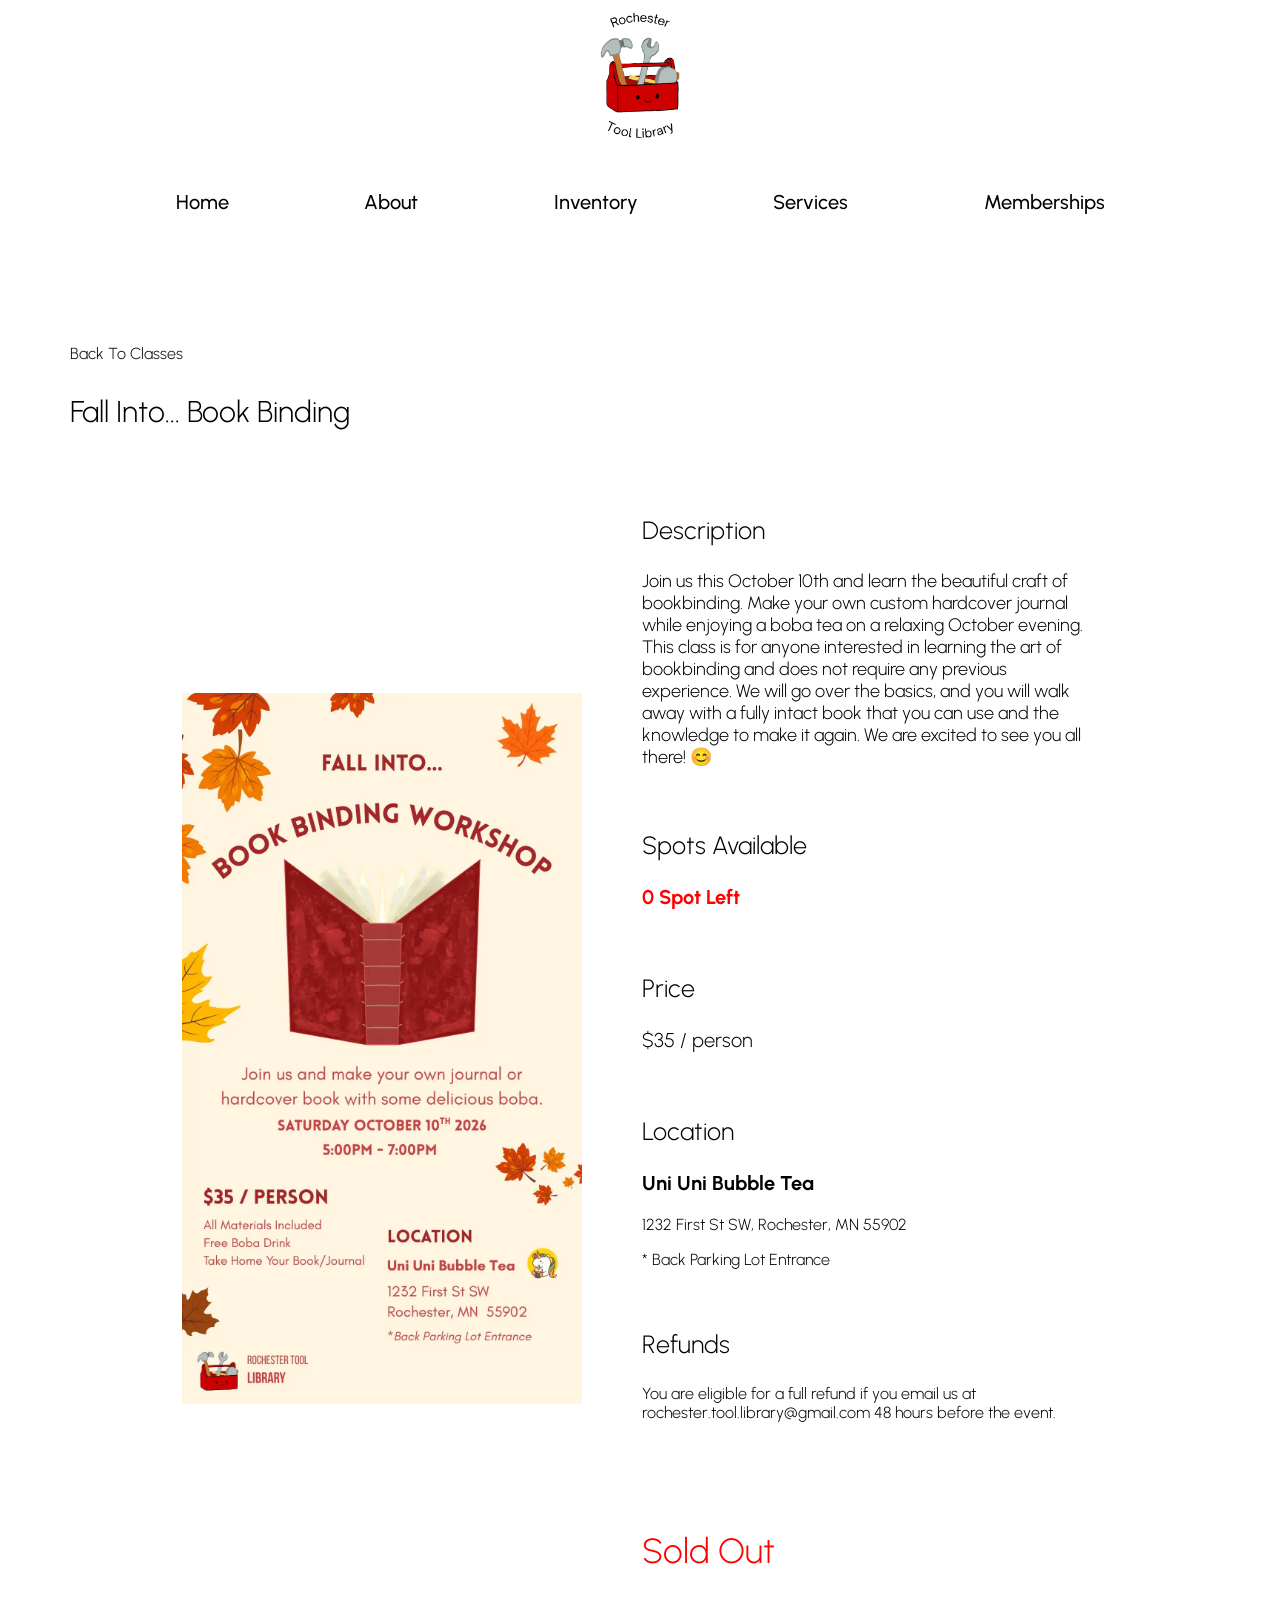
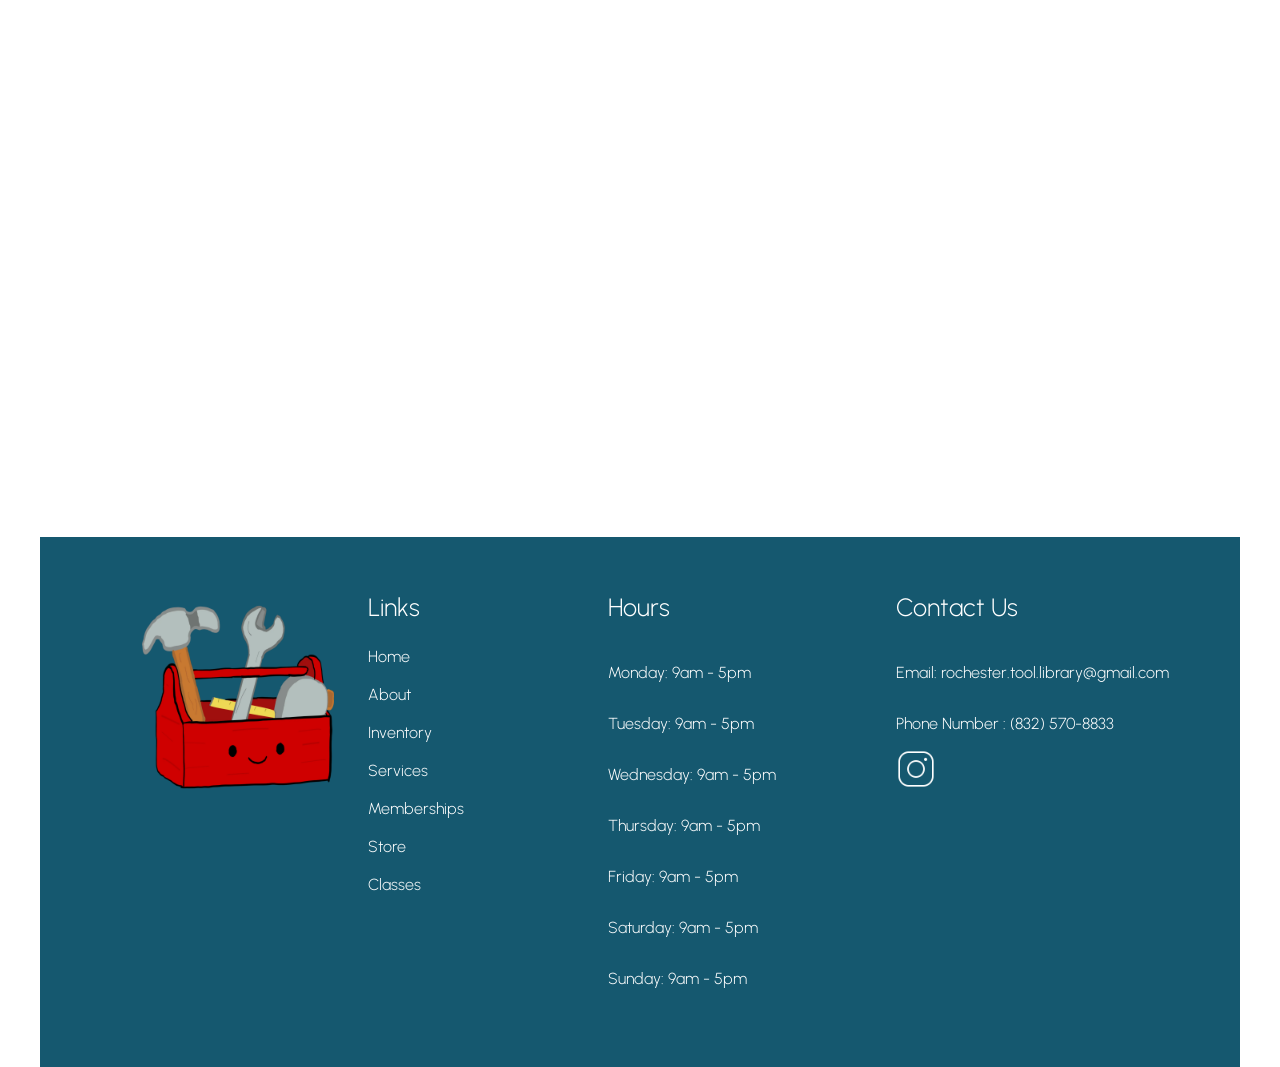
<file: fall_into_book_binding_class.html>
<html>
<head>
    <title>Rochester Tool Library</title>
    <link rel="icon" type="image/x-icon" href="./images/logos/logo_ico.ico">

    <meta name='viewport' content='width=device-width, initial-scale=1'>

    <link rel="stylesheet" href="./styles/main-styles.css">
    <link rel="stylesheet" href="./styles/utility-styles.css">
    <link rel="stylesheet" href="./styles/inventory-styles.css">
    <link rel="stylesheet" href="./styles/store-styles.css">
    <link rel="stylesheet" href="./styles/class-styles.css">

    <script src="scripts/products.js"></script>
    <script src="scripts/scripts.js"></script>

    <link rel="preconnect" href="https://fonts.googleapis.com">
    <link rel="preconnect" href="https://fonts.gstatic.com" crossorigin>
    <link href="https://fonts.googleapis.com/css2?family=Urbanist:ital,wght@0,100..900;1,100..900&display=swap" rel="stylesheet">
    <link rel="preload" as="image" href="./images/page_images/hero_image.webp">
</head>


<body>

    <!--Menu-->
    <div>
        <div class="menu-container">
            <!--Image-->
            <div>
                <img src="./images/logos/word_logo.webp" class="menu-logo" alt="Rochester Tool Library Logo" loading="lazy" decoding="async"/>
            </div>

            <!--Options-->
            <div class="menu-options-container">
                <a href="./index.html">Home</a>
                <a href="./about.html">About</a>
                <a href="./inventory.html">Inventory</a>
                <a href="./services.html">Services</a>
                <a href="./memberships.html">Memberships</a>
            </div>
        </div>
    </div>

    <div class="overall-store-item-container">
    <a href="./classes.html" class="back-to-store-button">Back To Classes</a>
    <p class="store-item-title-text">Fall Into... Book Binding</p>
    <div class="store-item-container">
        <div class="store-left-side">
            <img src="./images/class_photos/fall_into_book_binding_2.webp" class="store_item_image" loading="lazy" decoding="async" alt="book_binding_flyer">
        </div>

        <div class="store-right-side">
            <p class="store-item-right-box-title-text">Description</p>
            <p class="store-item-description-text">Join us this October 10th and learn the beautiful craft of bookbinding. Make your own custom hardcover journal while enjoying a boba tea on a relaxing October evening. This class is for anyone interested in learning the art of bookbinding and does not require any previous experience. We will go over the basics, and you will walk away with a fully intact book that you can use and the knowledge to make it again. We are excited to see you all there! 😊</p>
            <br>
            <p class="store-item-right-box-title-text">Spots Available</p>
            <p class="store-item-quantity-text">0 Spot Left</p>
            <br>
            <p class="store-item-right-box-title-text">Price</p>
            <p class="class-price-text">$35 / person</p>
            <br>
            <p class="store-item-right-box-title-text">Location</p>
            <p class="class-location-name">Uni Uni Bubble Tea</p>
            <p>1232 First St SW, Rochester, MN  55902</p>
            <p>* Back Parking Lot Entrance</p>
            <br>
            <p class="store-item-right-box-title-text">Refunds</p>
            <p>You are eligible for a full refund if you email us at rochester.tool.library@gmail.com 48 hours before the event.</p>
            <br>
            <br>
            <br>
            <!--<a class="store-item-preorder-button" href="https://book.stripe.com/4gMdRa7st5Yn2GY8VbfUQ0m">Register Now</a>-->
            <p class="sold-out-text">Sold Out</p>
        </div>
    </div>
    </div>

    <div class="spacer"></div>
    <div class="spacer"></div>
    <div class="spacer"></div>


    <!--Footer-->
    <footer>
        <div class="footer-overall-container">
            <div class="footer-container">
                <div>
                    <img src="./images/logos/no_word_logo.webp" class="footer-logo" alt="Rochester Tool Library Logo" loading="lazy" decoding="async" />
                </div>

                <div class="footer-links-container">
                    <p class="footer-links-title">Links</p>
                    <a href="./index.html" class="footer-links-text">Home</a>
                    <br>
                    <a href="./about.html" class="footer-links-text">About</a>
                    <br>
                    <a href="./inventory.html" class="footer-links-text">Inventory</a>
                    <br>
                    <a href="./services.html" class="footer-links-text">Services</a>
                    <br>
                    <a href="./memberships.html" class="footer-links-text">Memberships</a>
                    <br>
                    <a href="./store.html" class="footer-links-text">Store</a>
                    <br>
                    <a href="./classes.html" class="footer-links-text">Classes</a>
                </div>

                <div class="footer-hours-container">
                    <p class="footer-hours-title">Hours</p>
                    <p class="footer-links-text">Monday: 9am - 5pm</p>
                    <p class="footer-links-text">Tuesday: 9am - 5pm</p>
                    <p class="footer-links-text">Wednesday: 9am - 5pm</p>
                    <p class="footer-links-text">Thursday: 9am - 5pm</p>
                    <p class="footer-links-text">Friday: 9am - 5pm</p>
                    <p class="footer-links-text">Saturday: 9am - 5pm</p>
                    <p class="footer-links-text">Sunday: 9am - 5pm</p>
                </div>

                <div class="footer-contact-container">
                    <p class="footer-links-title">Contact Us</p>
                    <p class="footer-links-text">Email: rochester.tool.library@gmail.com</p>
                    <p class="footer-links-text">Phone Number : (832) 570-8833</p>
                    <a href="https://www.instagram.com/rochester.tool.library/"><img class="footer-social-media-link-image" src="./images/page_images/instagram-100.png" />
                </div>
            </div>
        </div>
    </footer>
</body>




</html>
</file>
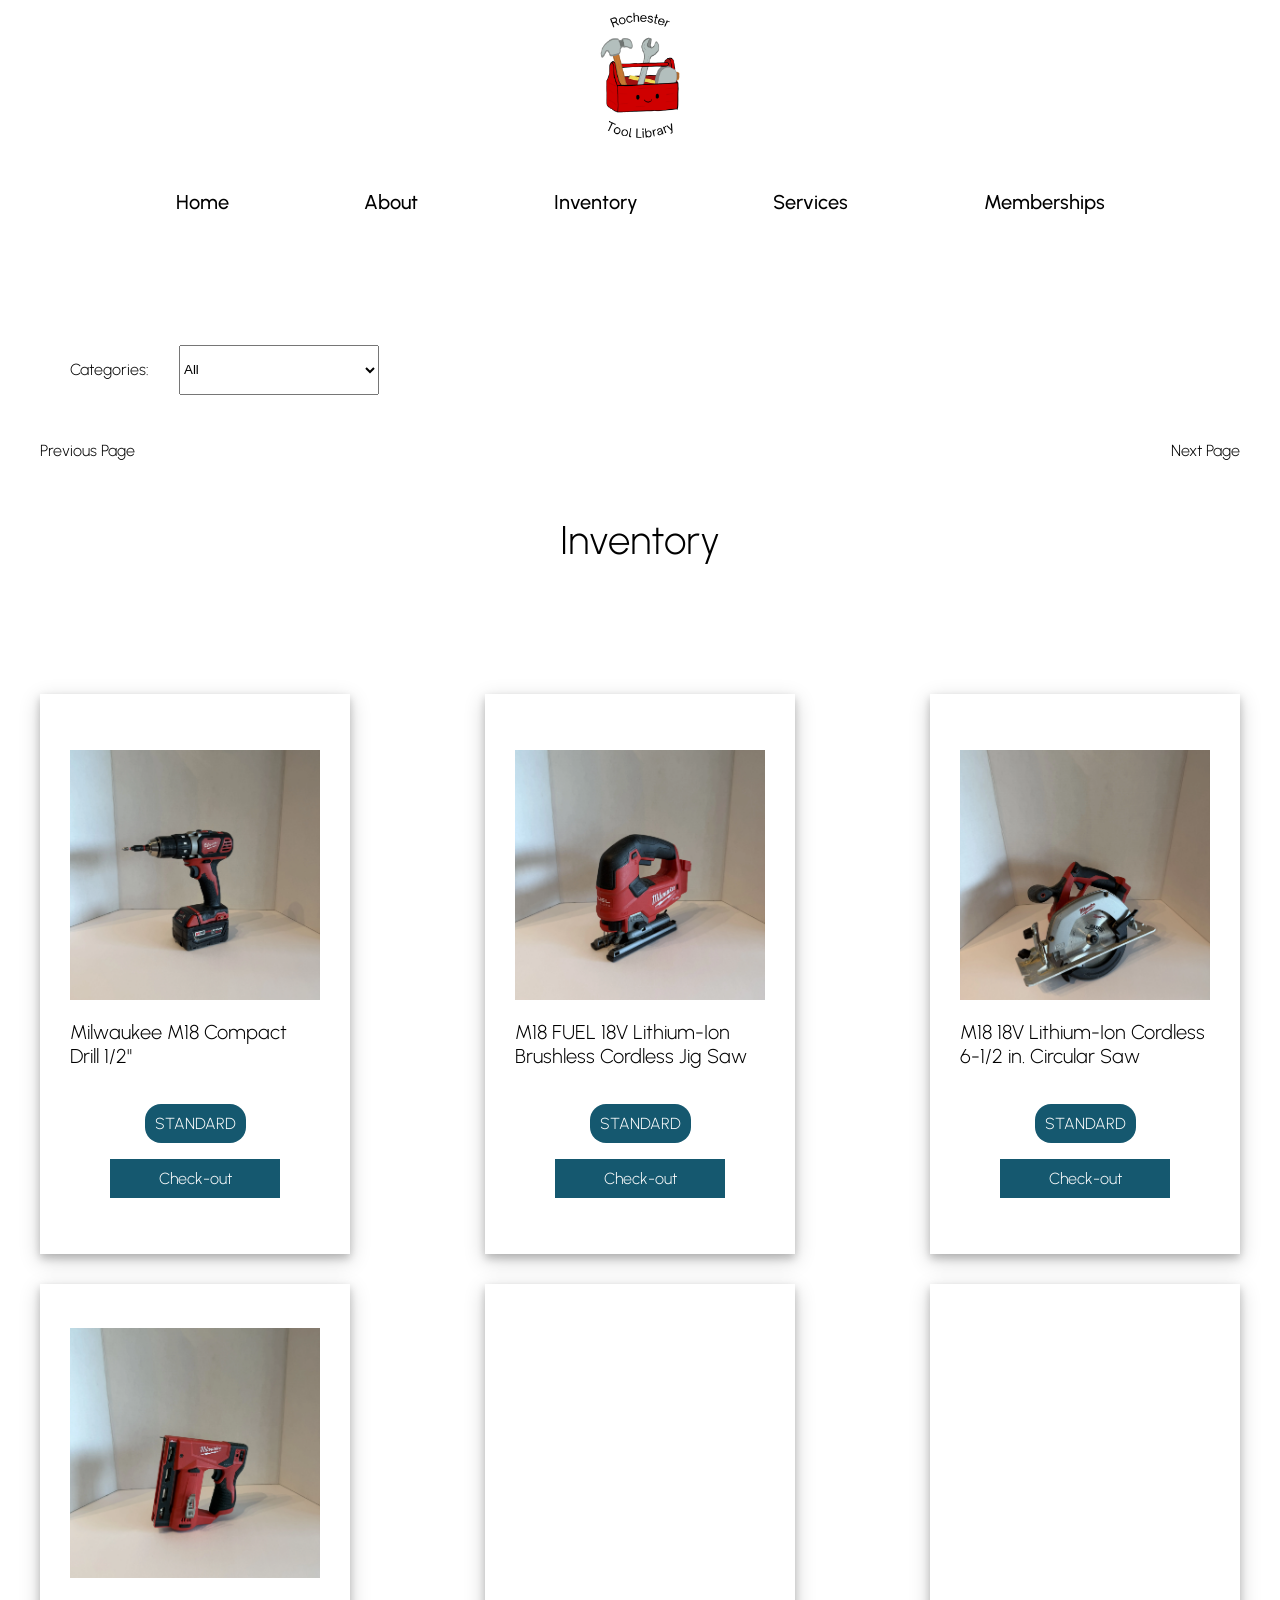
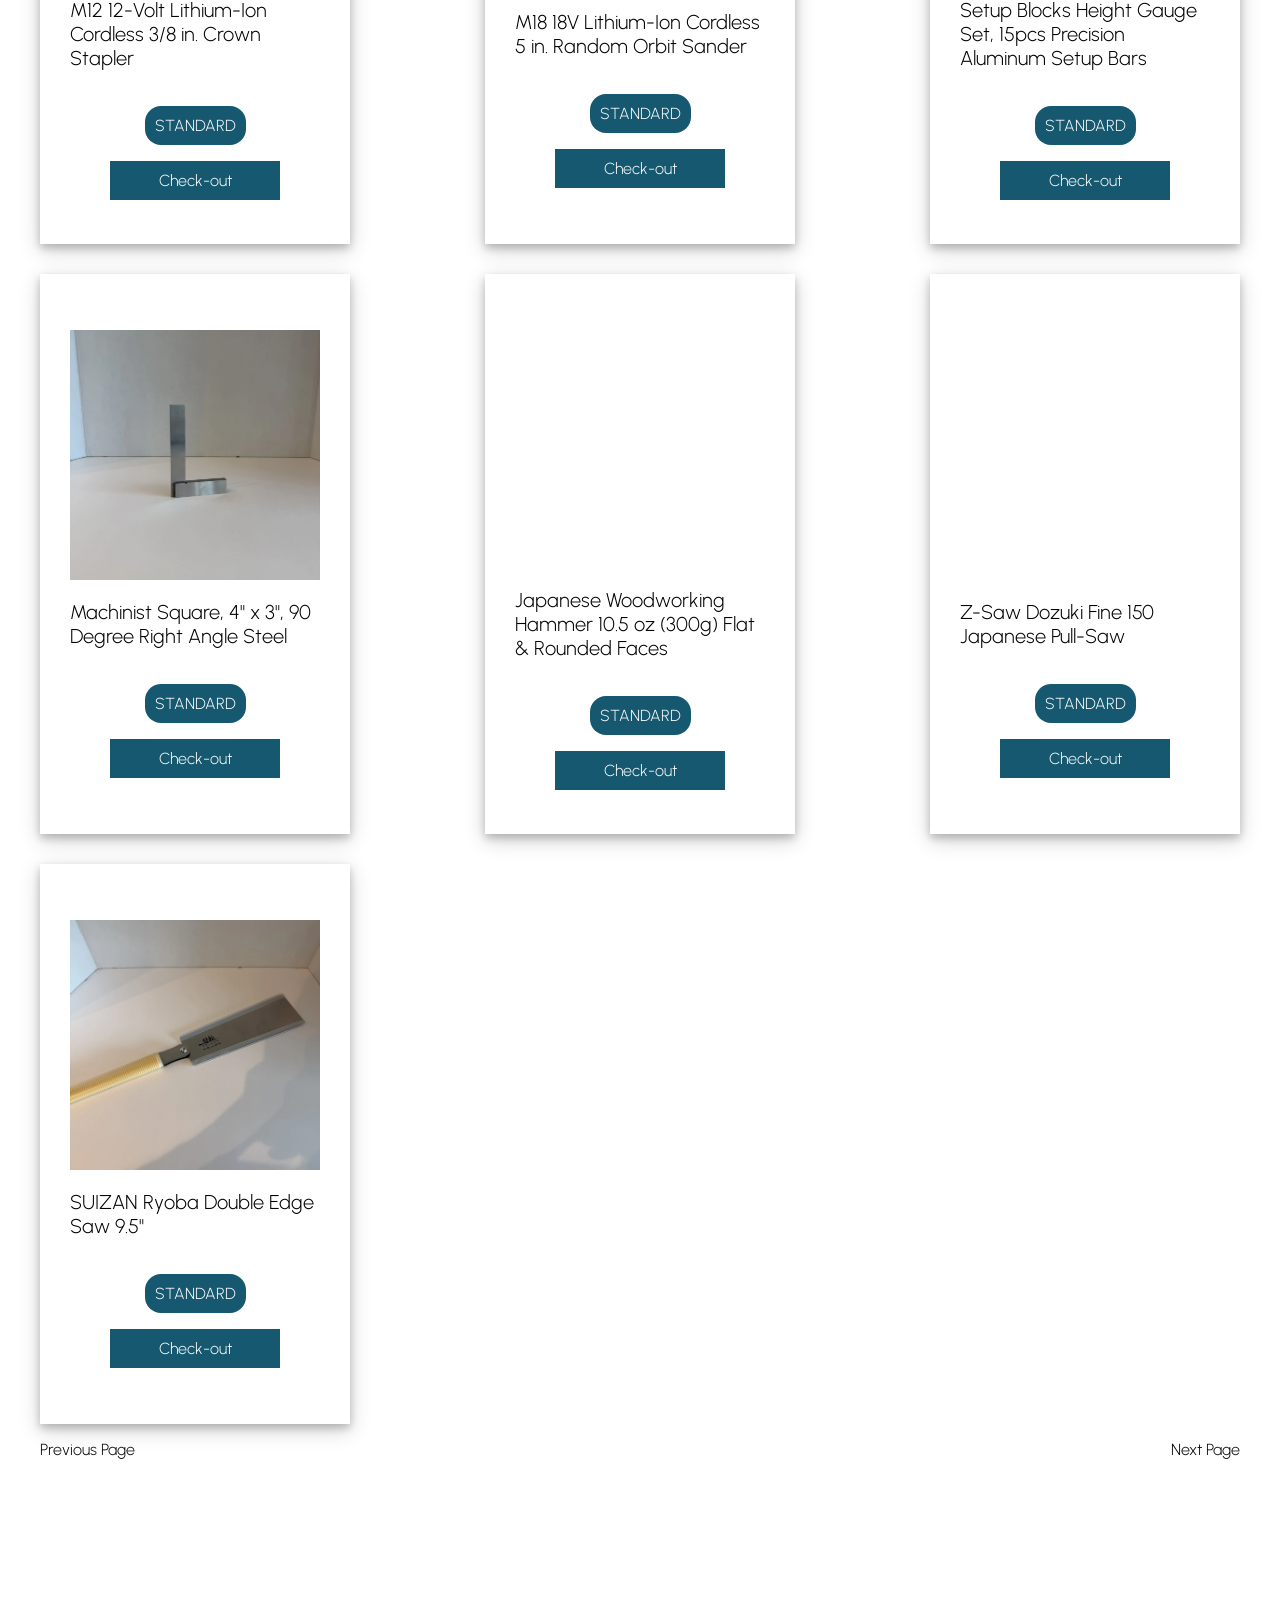
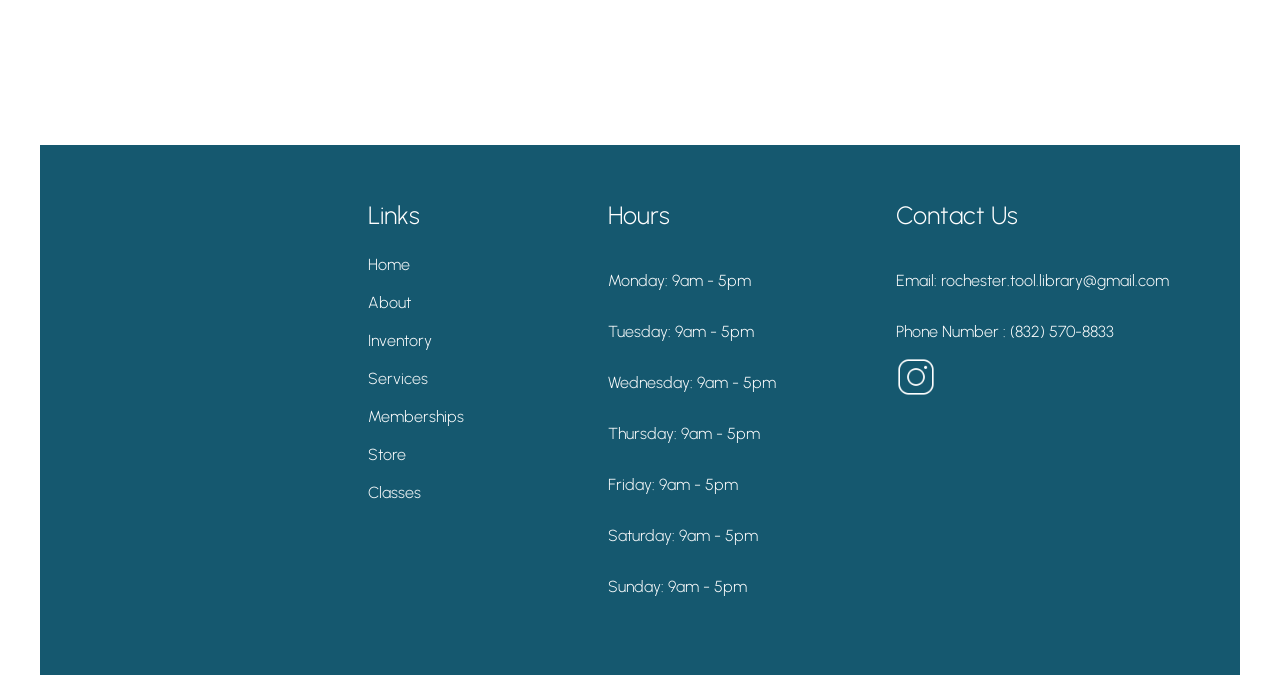
<file: inventory.html>
<html>
<head>
    <title>Rochester Tool Library</title>
    <link rel="icon" type="image/x-icon" href="./images/logos/logo_ico.ico">

    <meta name='viewport' content='width=device-width, initial-scale=1'>

    <link rel="stylesheet" href="./styles/main-styles.css">
    <link rel="stylesheet" href="./styles/utility-styles.css">
    <link rel="stylesheet" href="./styles/inventory-styles.css">
    <link rel="stylesheet" href="./styles/product-styles.css">

    <script src="scripts/products.js"></script>
    <script src="scripts/scripts.js"></script>

    <link rel="preconnect" href="https://fonts.googleapis.com">
    <link rel="preconnect" href="https://fonts.gstatic.com" crossorigin>
    <link href="https://fonts.googleapis.com/css2?family=Urbanist:ital,wght@0,100..900;1,100..900&display=swap" rel="stylesheet">
    <link rel="preload" as="image" href="./images/page_images/hero_image.webp">
</head>


<body onload="populate_products()">
    

    <!--Menu-->
    <div>
        <div class="menu-container">
            <!--Image-->
            <div>
                <img src="./images/logos/word_logo.webp" class="menu-logo" alt="Rochester Tool Library Logo" loading="lazy" decoding="async"/>
            </div>

            <!--Options-->
            <div class="menu-options-container">
                <a href="./index.html">Home</a>
                <a href="./about.html">About</a>
                <a href="./inventory.html">Inventory</a>
                <a href="./services.html">Services</a>
                <a href="./memberships.html">Memberships</a>
            </div>
        </div>
    </div>

    <div id="overall-product-container">
        <div class="inventory-filter-categories-container">
            <p>Categories: </p>
            <br>
            <select name="inventory-filter-categories" id="inventory-filter-categories" class="inventory-filter-categories-selector" onchange="update_products()">
                <option value="all">All</option>
                <option value="tools">Tools</option>
                <option value="technology">Technology</option>
                <option value="arts_and_crafts">Arts & Crafts</option>
                <option value="recreation">Recreation</option>
            </select>
        </div>

        <div class="inventory-page-navigator-container">
            <p class="inventory-page-navigator" onclick="previous_page()">Previous Page</p>
            <p class="inventory-page-navigator" onclick="next_page()">Next Page</p>
        </div>

        <div class="overall-container">
            <p class="section-title">Inventory</p>
            <div class="inventory-grid-container" id="inventory-grid-container">
            </div>
        </div>

        <div class="inventory-page-navigator-container">
            <p class="inventory-page-navigator" onclick="previous_page()">Previous Page</p>
            <p class="inventory-page-navigator" onclick="next_page()">Next Page</p>
        </div>

        <div class="spacer"></div>
        <div class="spacer"></div>
    </div>


    <!--Footer-->
    <footer>
        <div class="footer-overall-container">
            <div class="footer-container">
                <div>
                    <img src="./images/logos/no_word_logo.webp" class="footer-logo" alt="Rochester Tool Library Logo" loading="lazy" decoding="async" />
                </div>

                <div class="footer-links-container">
                    <p class="footer-links-title">Links</p>
                    <a href="./index.html" class="footer-links-text">Home</a>
                    <br>
                    <a href="./about.html" class="footer-links-text">About</a>
                    <br>
                    <a href="./inventory.html" class="footer-links-text">Inventory</a>
                    <br>
                    <a href="./services.html" class="footer-links-text">Services</a>
                    <br>
                    <a href="./memberships.html" class="footer-links-text">Memberships</a>
                    <br>
                    <a href="./store.html" class="footer-links-text">Store</a>
                    <br>
                    <a href="./classes.html" class="footer-links-text">Classes</a>
                </div>

                <div class="footer-hours-container">
                    <p class="footer-hours-title">Hours</p>
                    <p class="footer-links-text">Monday: 9am - 5pm</p>
                    <p class="footer-links-text">Tuesday: 9am - 5pm</p>
                    <p class="footer-links-text">Wednesday: 9am - 5pm</p>
                    <p class="footer-links-text">Thursday: 9am - 5pm</p>
                    <p class="footer-links-text">Friday: 9am - 5pm</p>
                    <p class="footer-links-text">Saturday: 9am - 5pm</p>
                    <p class="footer-links-text">Sunday: 9am - 5pm</p>
                </div>

                <div class="footer-contact-container">
                    <p class="footer-links-title">Contact Us</p>
                    <p class="footer-links-text">Email: rochester.tool.library@gmail.com</p>
                    <p class="footer-links-text">Phone Number : (832) 570-8833</p>
                    <a href="https://www.instagram.com/rochester.tool.library/"><img class="footer-social-media-link-image" src="./images/page_images/instagram-100.png" />
                </div>
            </div>
        </div>
    </footer>

</body>
</html>
</file>
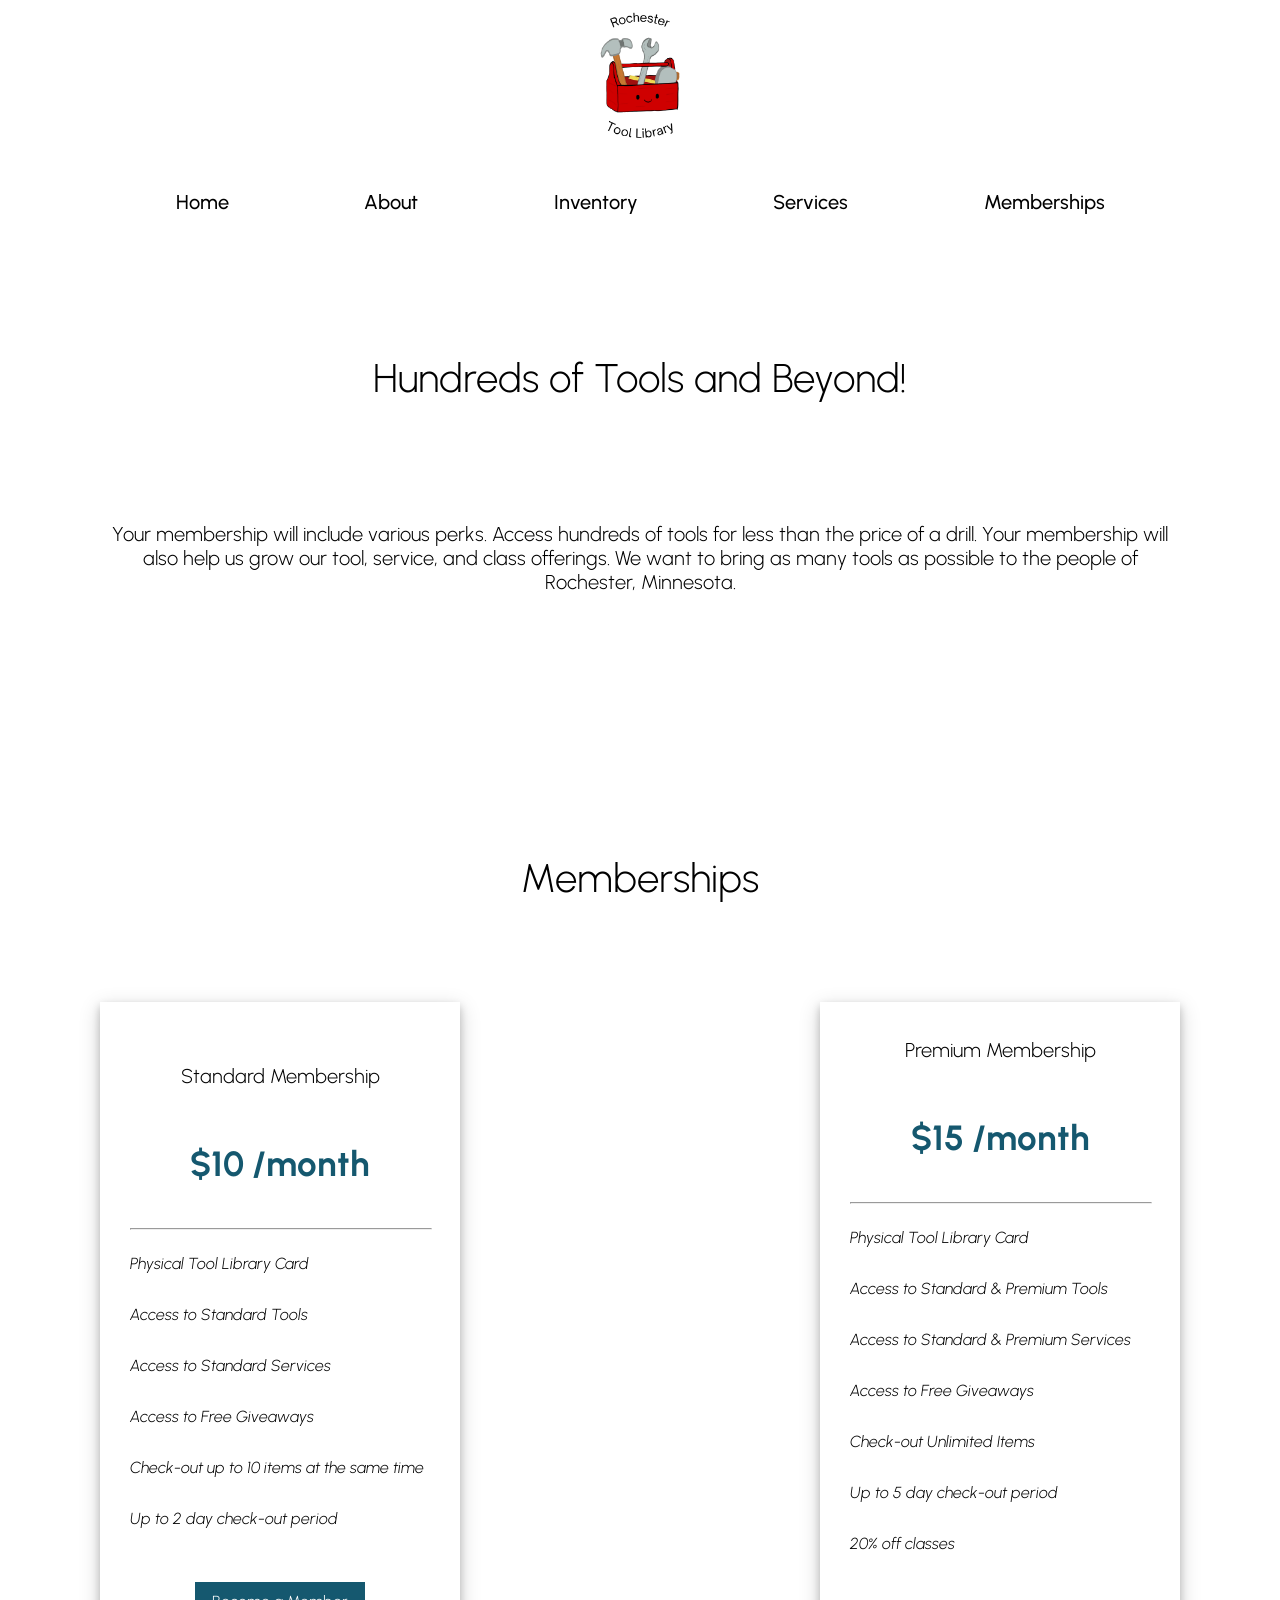
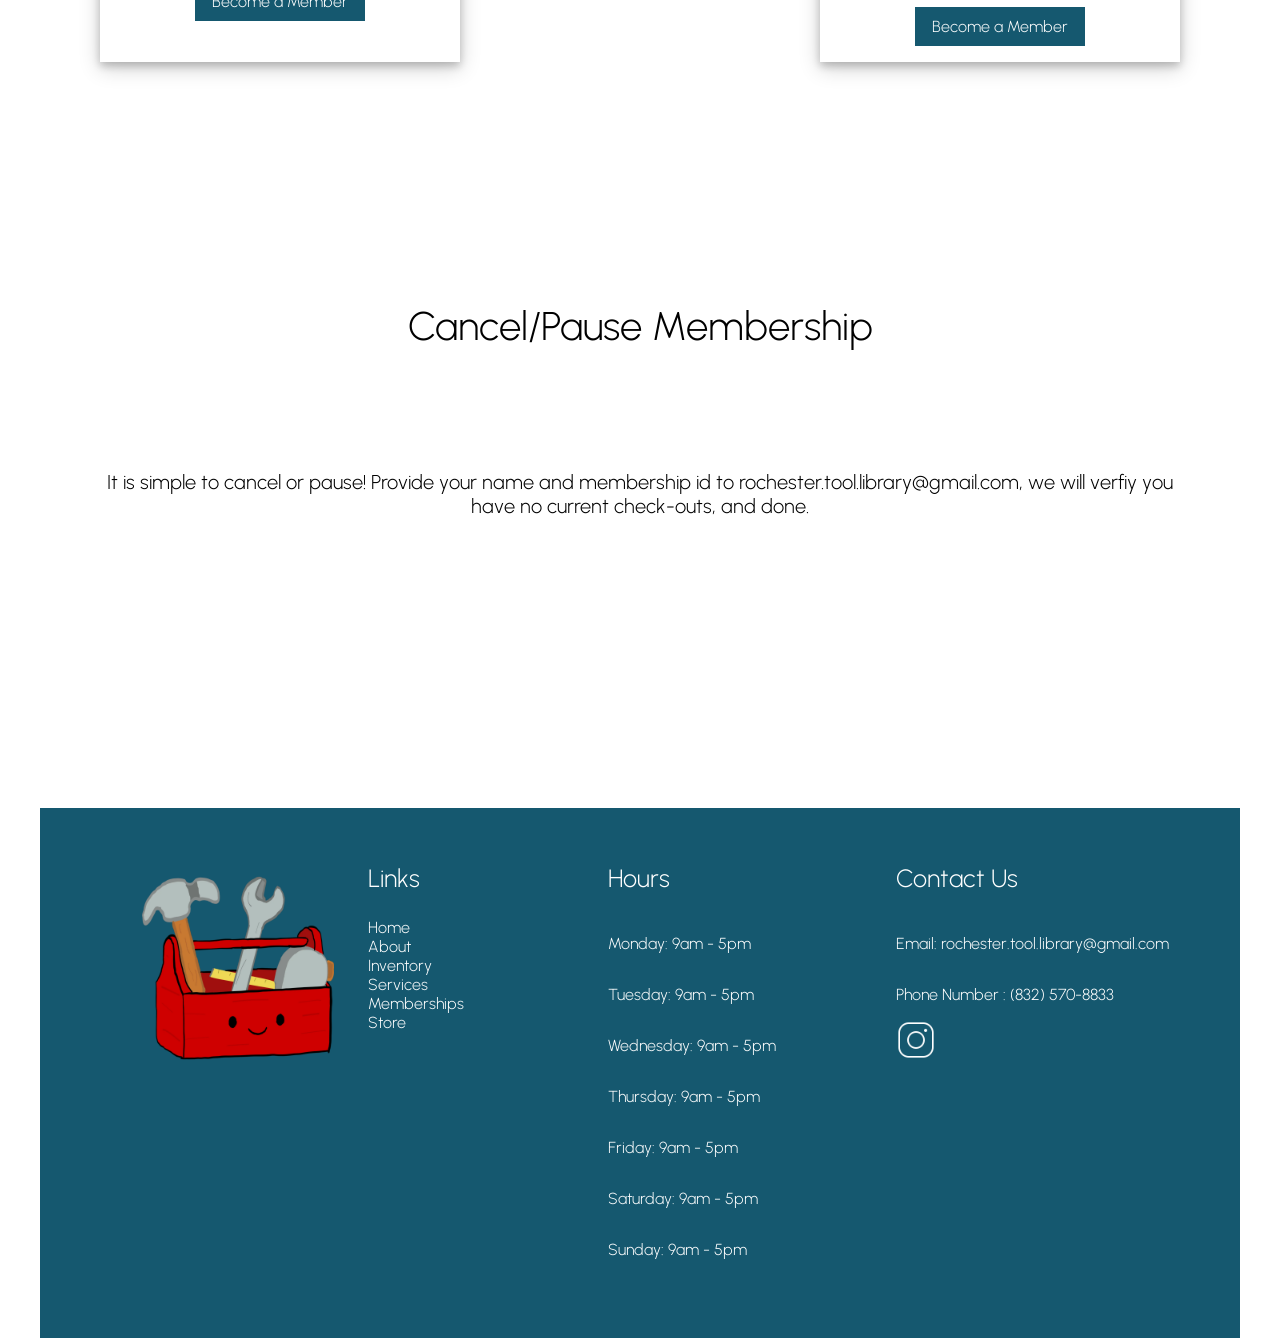
<file: memberships.html>
<html>
<head>
    <title>Rochester Tool Library</title>
    <link rel="icon" type="image/x-icon" href="./images/logos/logo_ico.ico">

    <meta name='viewport' content='width=device-width, initial-scale=1'>

    <link rel="stylesheet" href="./styles/main-styles.css">
    <link rel="stylesheet" href="./styles/utility-styles.css">
    <link rel="stylesheet" href="./styles/membership-styles.css">


    <link rel="preconnect" href="https://fonts.googleapis.com">
    <link rel="preconnect" href="https://fonts.gstatic.com" crossorigin>
    <link href="https://fonts.googleapis.com/css2?family=Urbanist:ital,wght@0,100..900;1,100..900&display=swap" rel="stylesheet">
    <link rel="preload" as="image" href="./images/page_images/hero_image.webp">
</head>


<body>
    

    <!--Menu-->
    <div>
        <div class="menu-container">
            <!--Image-->
            <div>
                <img src="./images/logos/word_logo.webp" class="menu-logo" alt="Rochester Tool Library Logo" loading="lazy" decoding="async"/>
            </div>

            <!--Options-->
            <div class="menu-options-container">
                <a href="./index.html">Home</a>
                <a href="./about.html">About</a>
                <a href="./inventory.html">Inventory</a>
                <a href="./services.html">Services</a>
                <a href="./memberships.html">Memberships</a>
            </div>
        </div>
    </div>

    <div class="overall-container">
        <p class="section-title">Hundreds of Tools and Beyond!</p>
        <div class="why-we-charge-container">
            <p class="why-we-charge-text">Your membership will include various perks. Access hundreds of tools for less than the price of a drill. Your membership will also help us grow our tool, service, and class offerings. We want to bring as many tools as possible to the people of Rochester, Minnesota. </p>
        </div>
    </div>

    <div class="spacer"></div>

    <div class="overall-container">
        <p class="section-title">Memberships</p>
        <div class="membership-container">
            <div class="membership-item-box">
                <p class="membership-item-box-membership-title-text">Standard Membership</p>
                <p class="membership-item-box-membership-price-text">$10 /month</p>
                <hr class="membership-item-box-membership-hr">
                <p class="membership-item-box-membership-perks-text">Physical Tool Library Card</p>
                <p class="membership-item-box-membership-perks-text">Access to Standard Tools</p>
                <p class="membership-item-box-membership-perks-text">Access to Standard Services</p>
                <p class="membership-item-box-membership-perks-text">Access to Free Giveaways</p>
                <p class="membership-item-box-membership-perks-text">Check-out up to 10 items at the same time</p>
                <p class="membership-item-box-membership-perks-text">Up to 2 day check-out period</p>
                <br>
                <br>
                <a class="membership-item-box-membership-button" href="https://buy.stripe.com/3cIeVefYZ5YnbdugnDfUQ0j">Become a Member</a>
            </div>

            <div class="membership-item-box">
                <p class="membership-item-box-membership-title-text">Premium Membership</p>
                <p class="membership-item-box-membership-price-text">$15 /month</p>
                <hr class="membership-item-box-membership-hr">
                <p class="membership-item-box-membership-perks-text">Physical Tool Library Card</p>
                <p class="membership-item-box-membership-perks-text">Access to Standard & Premium Tools</p>
                <p class="membership-item-box-membership-perks-text">Access to Standard & Premium Services</p>
                <p class="membership-item-box-membership-perks-text">Access to Free Giveaways</p>
                <p class="membership-item-box-membership-perks-text">Check-out Unlimited Items</p>
                <p class="membership-item-box-membership-perks-text">Up to 5 day check-out period</p>
                <p class="membership-item-box-membership-perks-text">20% off classes</p>
                <br>
                <br>
                <a class="membership-item-box-membership-button" href="https://buy.stripe.com/eVqcN6cMNfyXepG6N3fUQ0k">Become a Member</a>
            </div>
        </div>
    </div>

    <div class="spacer"></div>

    <div class="overall-container">
        <p class="section-title">Cancel/Pause Membership</p>
        <div class="why-we-charge-container">
            <p class="why-we-charge-text">It is simple to cancel or pause! Provide your name and membership id to rochester.tool.library@gmail.com, we will verfiy you have no current check-outs, and done.</p>
        </div>
    </div>

    <div class="spacer"></div>
    <div class="spacer"></div>

        <!--Footer-->
    <footer>
        <div class="footer-overall-container">
            <div class="footer-container">
                <div>
                    <img src="./images/logos/no_word_logo.webp" class="footer-logo" alt="Rochester Tool Library Logo" loading="lazy" decoding="async" />
                </div>

                <div class="footer-links-container">
                    <p class="footer-links-title">Links</p>
                    <a href="./index.html" class="footer-links-text">Home</a>
                    <a href="./about.html" class="footer-links-text">About</a>
                    <a href="./inventory.html" class="footer-links-text">Inventory</a>
                    <a href="./services.html" class="footer-links-text">Services</a>
                    <a href="./memberships.html" class="footer-links-text">Memberships</a>
                    <a href="./store.html" class="footer-links-text">Store</a>
                </div>

                <div class="footer-hours-container">
                    <p class="footer-hours-title">Hours</p>
                    <p class="footer-links-text">Monday: 9am - 5pm</p>
                    <p class="footer-links-text">Tuesday: 9am - 5pm</p>
                    <p class="footer-links-text">Wednesday: 9am - 5pm</p>
                    <p class="footer-links-text">Thursday: 9am - 5pm</p>
                    <p class="footer-links-text">Friday: 9am - 5pm</p>
                    <p class="footer-links-text">Saturday: 9am - 5pm</p>
                    <p class="footer-links-text">Sunday: 9am - 5pm</p>
                </div>

                <div class="footer-contact-container">
                    <p class="footer-links-title">Contact Us</p>
                    <p class="footer-links-text">Email: rochester.tool.library@gmail.com</p>
                    <p class="footer-links-text">Phone Number : (832) 570-8833</p>
                    <a href="https://www.instagram.com/rochester.tool.library/"><img class="footer-social-media-link-image" src="./images/page_images/instagram-100.png" />
                </div>
            </div>
        </div>
    </footer>

</body>
</html>
</file>
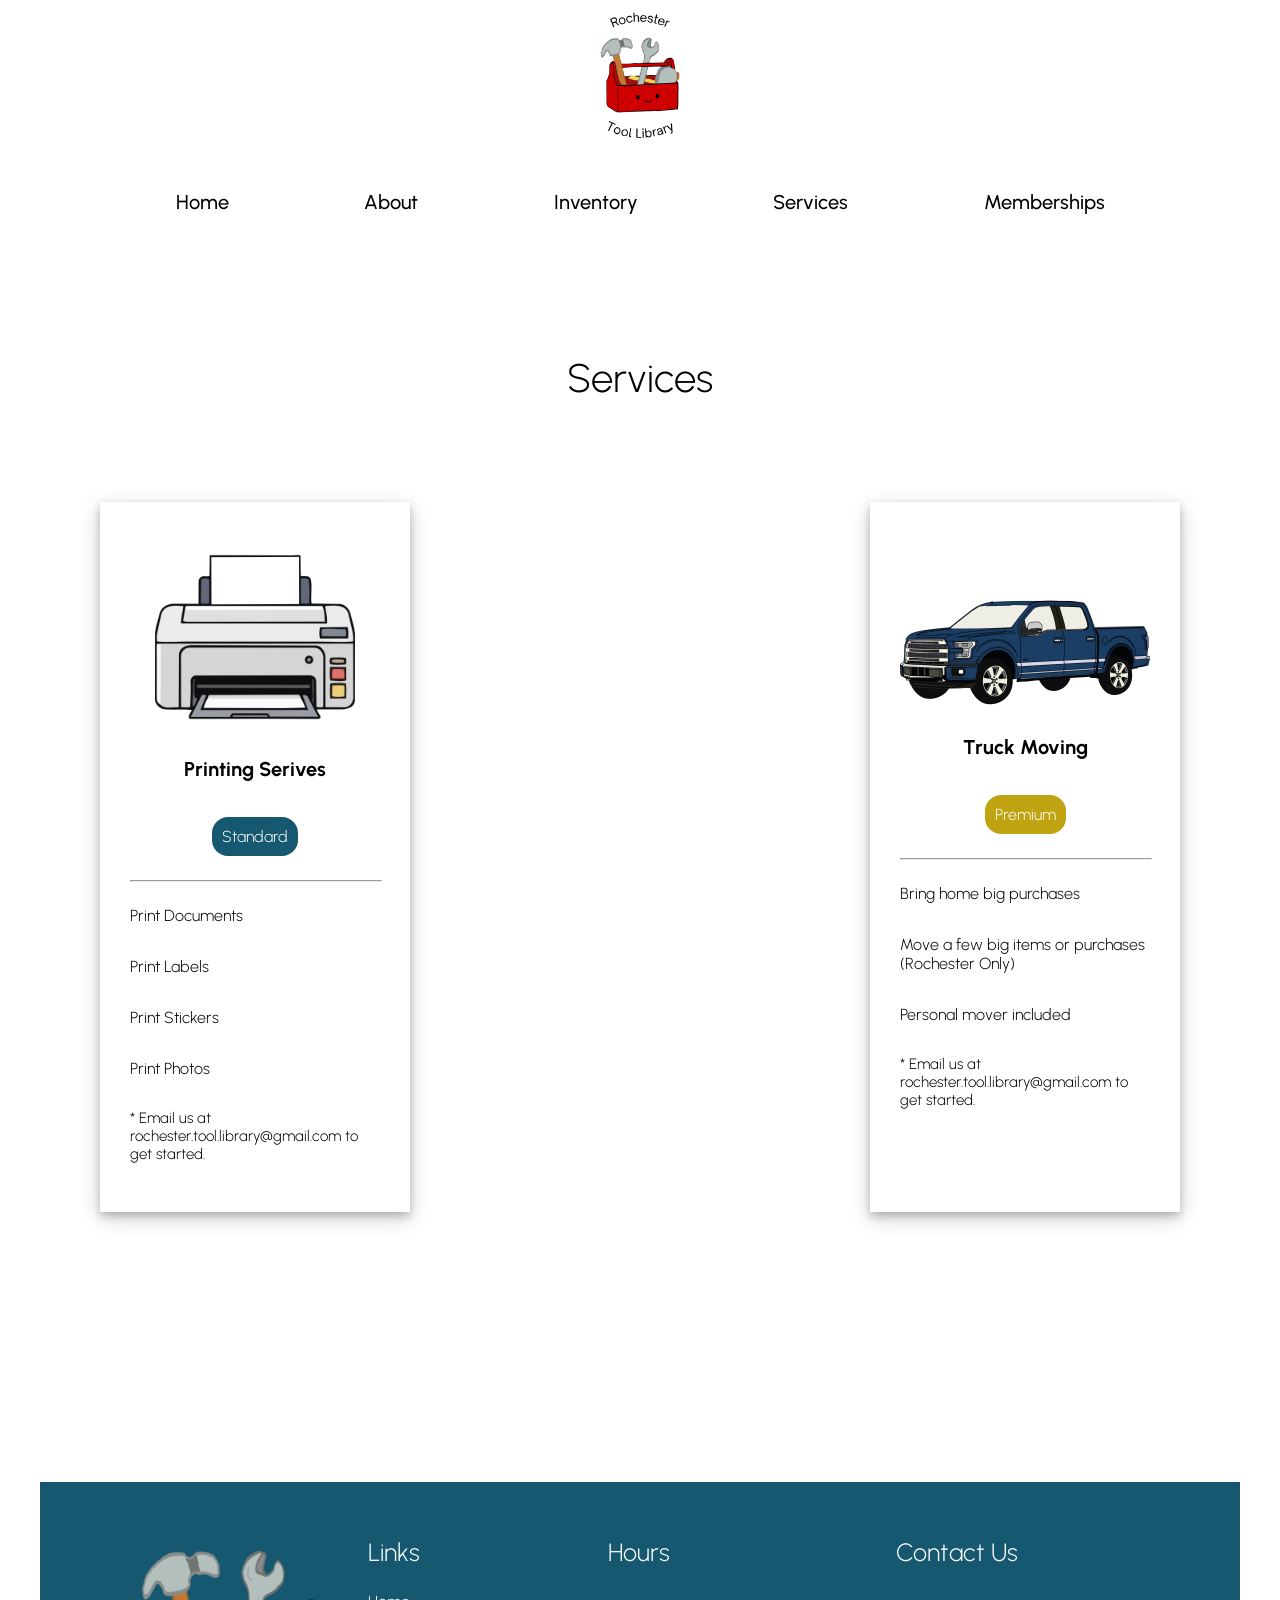
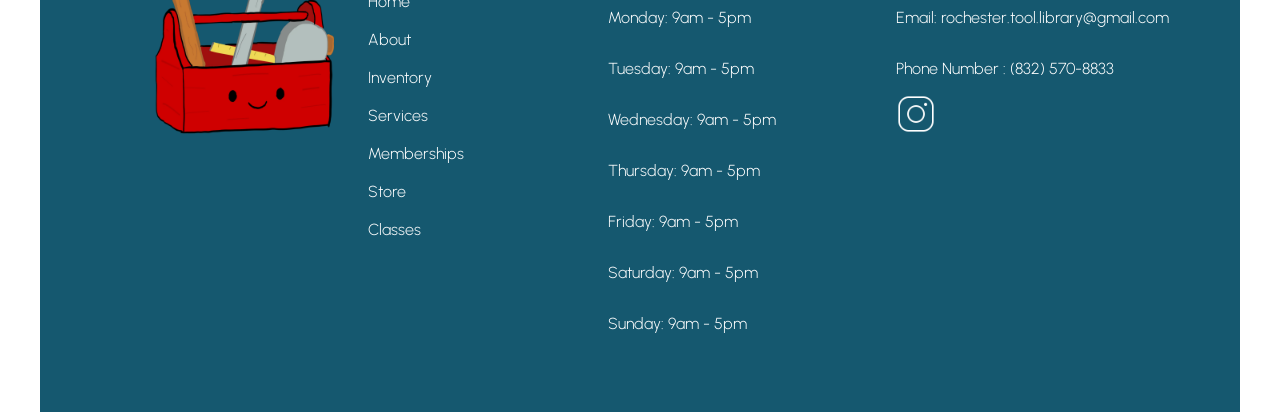
<file: services.html>
<html>
<head>
    <title>Rochester Tool Library</title>
    <link rel="icon" type="image/x-icon" href="./images/logos/logo_ico.ico">

    <meta name='viewport' content='width=device-width, initial-scale=1'>

    <link rel="stylesheet" href="./styles/main-styles.css">
    <link rel="stylesheet" href="./styles/utility-styles.css">
    <link rel="stylesheet" href="./styles/services-styles.css">

    <link rel="preconnect" href="https://fonts.googleapis.com">
    <link rel="preconnect" href="https://fonts.gstatic.com" crossorigin>
    <link href="https://fonts.googleapis.com/css2?family=Urbanist:ital,wght@0,100..900;1,100..900&display=swap" rel="stylesheet">
    <link rel="preload" as="image" href="./images/page_images/hero_image.webp">
</head>


<body>
    
    <!--Menu-->
    <div>
        <div class="menu-container">
            <!--Image-->
            <div>
                <img src="./images/logos/word_logo.webp" class="menu-logo" alt="Rochester Tool Library Logo" loading="lazy" decoding="async"/>
            </div>

            <!--Options-->
            <div class="menu-options-container">
                <a href="./index.html">Home</a>
                <a href="./about.html">About</a>
                <a href="./inventory.html">Inventory</a>
                <a href="./services.html">Services</a>
                <a href="./memberships.html">Memberships</a>
            </div>
        </div>
    </div>

    
    <div class="overall-container">
        <p class="section-title">Services</p>
            <div class="services-we-offer-container">
                <div class="services-we-offer-item-box">
                    <img src="./images/page_images/printer.webp" class="services-we-offer-item-box-printer" loading="lazy" decoding="async" alt="printer image">
                    <p class="services-we-offer-item-box-title">Printing Serives</p>
                    <p class="service-classification-standard">Standard</p>
                    <hr>
                    <p class="services-we-offer-text">Print Documents</p>
                    <p class="services-we-offer-text">Print Labels</p>
                    <p class="services-we-offer-text">Print Stickers</p>
                    <p class="services-we-offer-text">Print Photos</p>
                    <p class="services-we-offer-sub-text">* Email us at rochester.tool.library@gmail.com to get started.</p>

                </div>

                <div class="services-we-offer-item-box">
                    <img src="./images/page_images/truck.webp" class="services-we-offer-item-box-truck" loading="lazy" decoding="async" alt="truck image">
                    <p class="services-we-offer-item-box-title">Truck Moving</p>
                    <p class="service-classification-premium">Premium</p>
                    <hr>
                    <p class="services-we-offer-text">Bring home big purchases</p>
                    <p class="services-we-offer-text">Move a few big items or purchases (Rochester Only)</p>
                    <p class="services-we-offer-text">Personal mover included</p>
                    <p class="services-we-offer-sub-text">* Email us at rochester.tool.library@gmail.com to get started.</p>

                </div>
            </div>
        </div>
    </div>

    <div class="spacer"></div>
    <div class="spacer"></div>

    <!--Footer-->
    <footer>
        <div class="footer-overall-container">
            <div class="footer-container">
                <div>
                    <img src="./images/logos/no_word_logo.webp" class="footer-logo" alt="Rochester Tool Library Logo" loading="lazy" decoding="async" />
                </div>

                <div class="footer-links-container">
                    <p class="footer-links-title">Links</p>
                    <a href="./index.html" class="footer-links-text">Home</a>
                    <br>
                    <a href="./about.html" class="footer-links-text">About</a>
                    <br>
                    <a href="./inventory.html" class="footer-links-text">Inventory</a>
                    <br>
                    <a href="./services.html" class="footer-links-text">Services</a>
                    <br>
                    <a href="./memberships.html" class="footer-links-text">Memberships</a>
                    <br>
                    <a href="./store.html" class="footer-links-text">Store</a>
                    <br>
                    <a href="./classes.html" class="footer-links-text">Classes</a>
                </div>

                <div class="footer-hours-container">
                    <p class="footer-hours-title">Hours</p>
                    <p class="footer-links-text">Monday: 9am - 5pm</p>
                    <p class="footer-links-text">Tuesday: 9am - 5pm</p>
                    <p class="footer-links-text">Wednesday: 9am - 5pm</p>
                    <p class="footer-links-text">Thursday: 9am - 5pm</p>
                    <p class="footer-links-text">Friday: 9am - 5pm</p>
                    <p class="footer-links-text">Saturday: 9am - 5pm</p>
                    <p class="footer-links-text">Sunday: 9am - 5pm</p>
                </div>

                <div class="footer-contact-container">
                    <p class="footer-links-title">Contact Us</p>
                    <p class="footer-links-text">Email: rochester.tool.library@gmail.com</p>
                    <p class="footer-links-text">Phone Number : (832) 570-8833</p>
                    <a href="https://www.instagram.com/rochester.tool.library/"><img class="footer-social-media-link-image" src="./images/page_images/instagram-100.png" />
                </div>
            </div>
        </div>
    </footer>

</body>
</html>
</file>
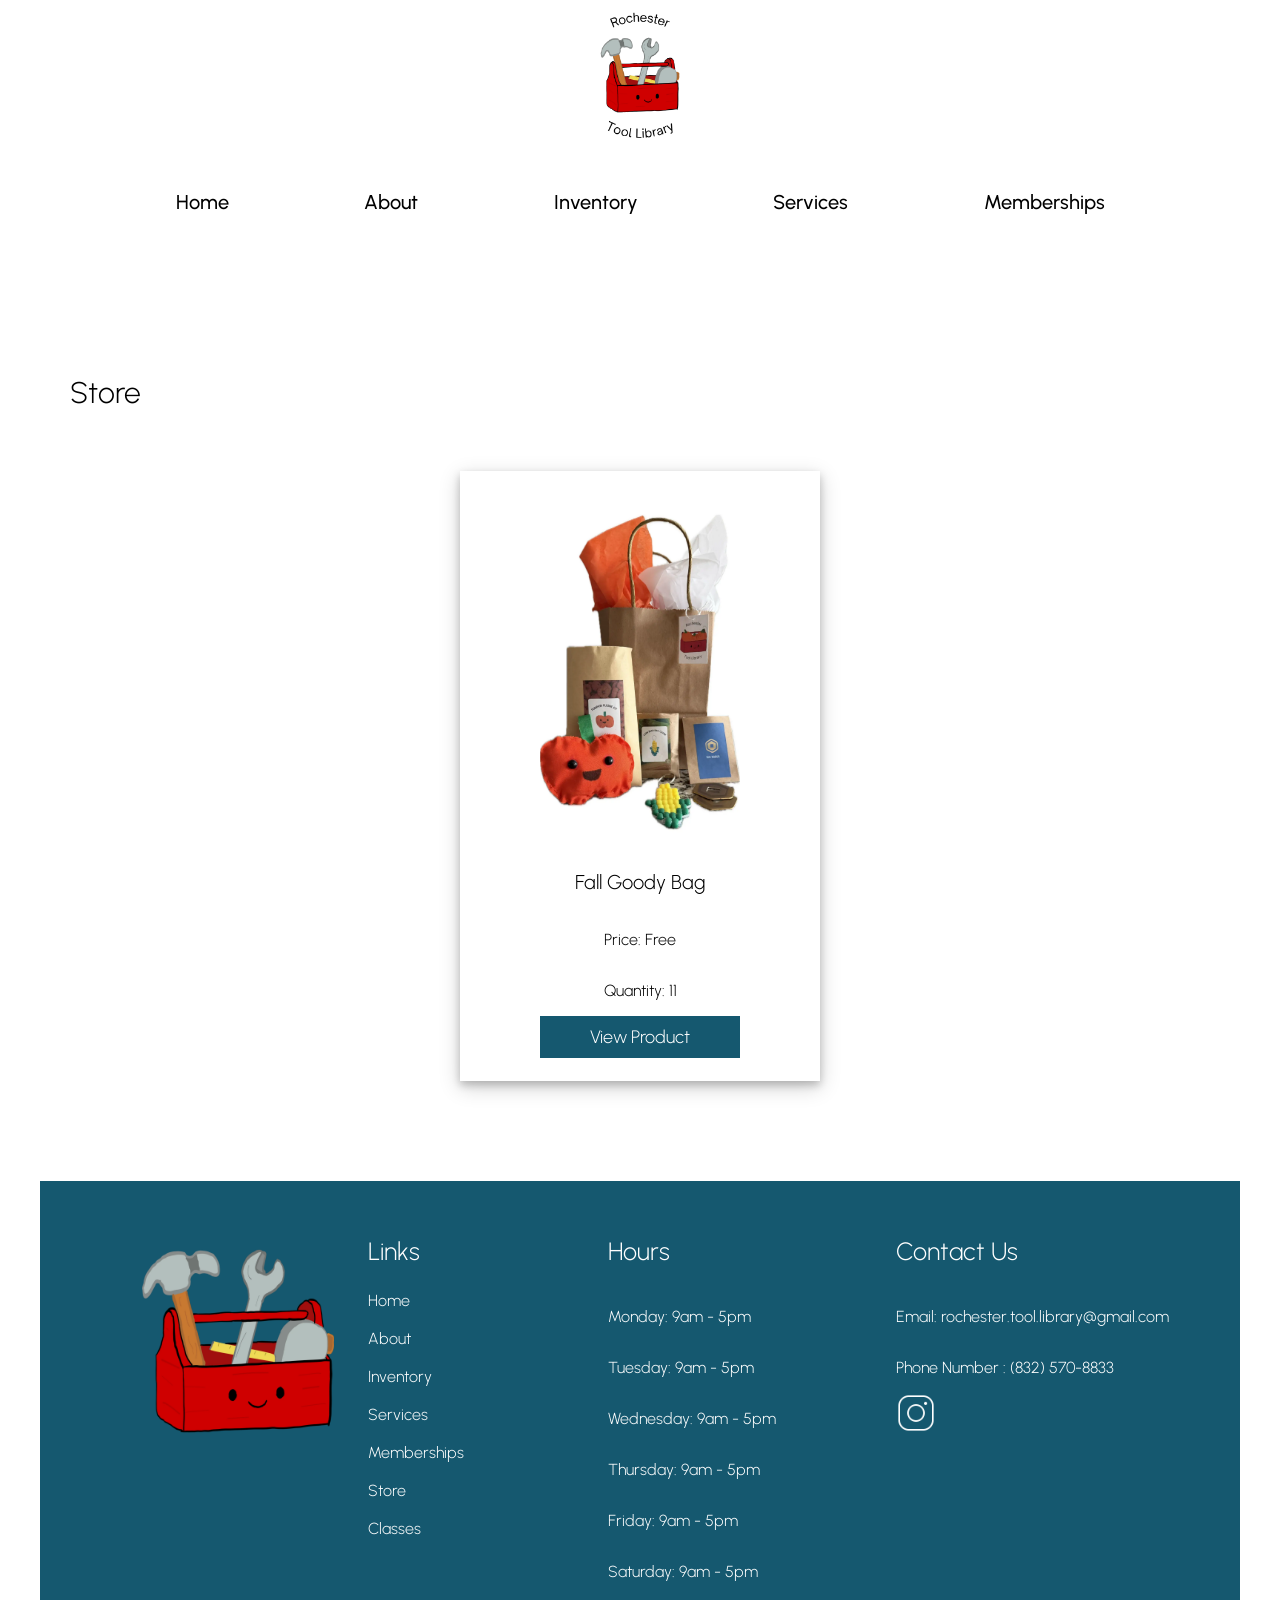
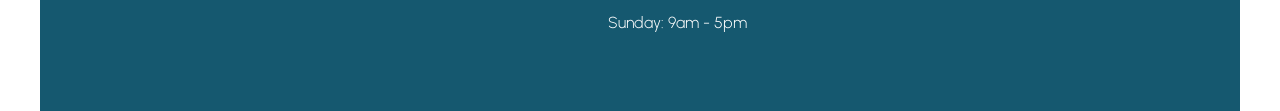
<file: store.html>
<html>
<head>
    <title>Rochester Tool Library</title>
    <link rel="icon" type="image/x-icon" href="./images/logos/logo_ico.ico">

    <meta name='viewport' content='width=device-width, initial-scale=1'>

    <link rel="stylesheet" href="./styles/main-styles.css">
    <link rel="stylesheet" href="./styles/utility-styles.css">
    <link rel="stylesheet" href="./styles/inventory-styles.css">
    <link rel="stylesheet" href="./styles/store-styles.css">

    <script src="scripts/products.js"></script>
    <script src="scripts/scripts.js"></script>

    <link rel="preconnect" href="https://fonts.googleapis.com">
    <link rel="preconnect" href="https://fonts.gstatic.com" crossorigin>
    <link href="https://fonts.googleapis.com/css2?family=Urbanist:ital,wght@0,100..900;1,100..900&display=swap" rel="stylesheet">
    <link rel="preload" as="image" href="./images/page_images/hero_image.webp">
</head>


<body>

    <!--Menu-->
    <div>
        <div class="menu-container">
            <!--Image-->
            <div>
                <img src="./images/logos/word_logo.webp" class="menu-logo" alt="Rochester Tool Library Logo" loading="lazy" decoding="async"/>
            </div>

            <!--Options-->
            <div class="menu-options-container">
                <a href="./index.html">Home</a>
                <a href="./about.html">About</a>
                <a href="./inventory.html">Inventory</a>
                <a href="./services.html">Services</a>
                <a href="./memberships.html">Memberships</a>
            </div>
        </div>
    </div>



    <div class="overall-store-container">
        <p class="store-title">Store</p>
        <div class="store-container">
            <div class="store-item-box">
                <img src="./images/store_photos/fall_goody_bag.webp" class="store_image" loading="lazy" decoding="async" alt="fall goody bag image showcasing pumpkin plushie, corn charm and robux">
                <p class="item-name-title">Fall Goody Bag</p>
                <p>Price: Free</p>
                <p>Quantity: 11</p>
                <a class="view-product-button" href="./fall_goody_bag_page.html">View Product</a>
            </div>
        </div>
    </div>


    <div class="spacer"></div>

    <!--Footer-->
    <footer>
        <div class="footer-overall-container">
            <div class="footer-container">
                <div>
                    <img src="./images/logos/no_word_logo.webp" class="footer-logo" alt="Rochester Tool Library Logo" loading="lazy" decoding="async" />
                </div>

                <div class="footer-links-container">
                    <p class="footer-links-title">Links</p>
                    <a href="./index.html" class="footer-links-text">Home</a>
                    <br>
                    <a href="./about.html" class="footer-links-text">About</a>
                    <br>
                    <a href="./inventory.html" class="footer-links-text">Inventory</a>
                    <br>
                    <a href="./services.html" class="footer-links-text">Services</a>
                    <br>
                    <a href="./memberships.html" class="footer-links-text">Memberships</a>
                    <br>
                    <a href="./store.html" class="footer-links-text">Store</a>
                    <br>
                    <a href="./classes.html" class="footer-links-text">Classes</a>
                </div>

                <div class="footer-hours-container">
                    <p class="footer-hours-title">Hours</p>
                    <p class="footer-links-text">Monday: 9am - 5pm</p>
                    <p class="footer-links-text">Tuesday: 9am - 5pm</p>
                    <p class="footer-links-text">Wednesday: 9am - 5pm</p>
                    <p class="footer-links-text">Thursday: 9am - 5pm</p>
                    <p class="footer-links-text">Friday: 9am - 5pm</p>
                    <p class="footer-links-text">Saturday: 9am - 5pm</p>
                    <p class="footer-links-text">Sunday: 9am - 5pm</p>
                </div>

                <div class="footer-contact-container">
                    <p class="footer-links-title">Contact Us</p>
                    <p class="footer-links-text">Email: rochester.tool.library@gmail.com</p>
                    <p class="footer-links-text">Phone Number : (832) 570-8833</p>
                    <a href="https://www.instagram.com/rochester.tool.library/"><img class="footer-social-media-link-image" src="./images/page_images/instagram-100.png" />
                </div>
            </div>
        </div>
    </footer>
</body>




</html>
</file>
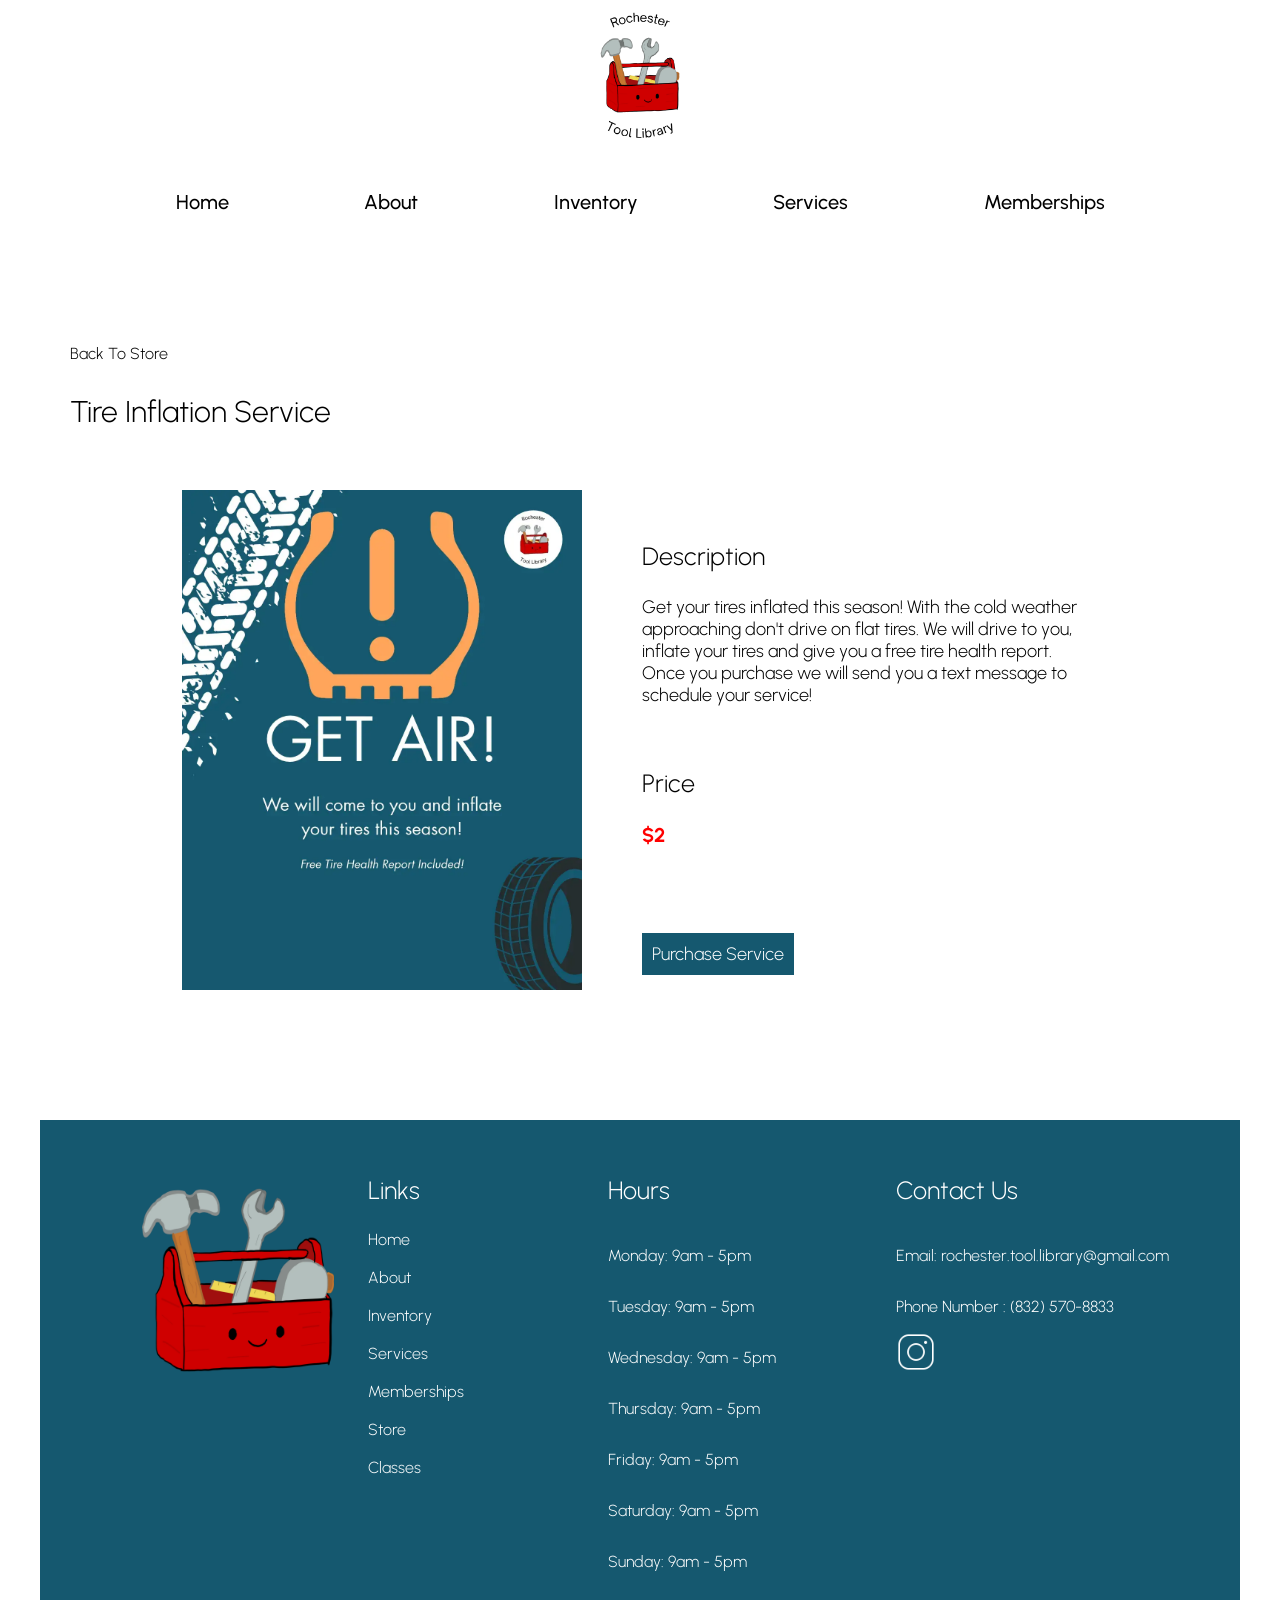
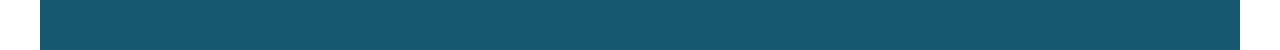
<file: tire_inflation.html>
<html>
<head>
    <title>Rochester Tool Library</title>
    <link rel="icon" type="image/x-icon" href="./images/logos/logo_ico.ico">

    <meta name='viewport' content='width=device-width, initial-scale=1'>

    <link rel="stylesheet" href="./styles/main-styles.css">
    <link rel="stylesheet" href="./styles/utility-styles.css">
    <link rel="stylesheet" href="./styles/inventory-styles.css">
    <link rel="stylesheet" href="./styles/store-styles.css">

    <script src="scripts/products.js"></script>
    <script src="scripts/scripts.js"></script>

    <link rel="preconnect" href="https://fonts.googleapis.com">
    <link rel="preconnect" href="https://fonts.gstatic.com" crossorigin>
    <link href="https://fonts.googleapis.com/css2?family=Urbanist:ital,wght@0,100..900;1,100..900&display=swap" rel="stylesheet">
    <link rel="preload" as="image" href="./images/page_images/hero_image.webp">
</head>


<body>

    <!--Menu-->
    <div>
        <div class="menu-container">
            <!--Image-->
            <div>
                <img src="./images/logos/word_logo.webp" class="menu-logo" alt="Rochester Tool Library Logo" loading="lazy" decoding="async"/>
            </div>

            <!--Options-->
            <div class="menu-options-container">
                <a href="./index.html">Home</a>
                <a href="./about.html">About</a>
                <a href="./inventory.html">Inventory</a>
                <a href="./services.html">Services</a>
                <a href="./memberships.html">Memberships</a>
            </div>
        </div>
    </div>

    <div class="overall-store-item-container">
    <a href="./store.html" class="back-to-store-button">Back To Store</a>
    <p class="store-item-title-text">Tire Inflation Service</p>
    <div class="store-item-container">
        <div class="store-left-side">
            <img src="./images/store_photos/get_air.webp" class="store_item_image" loading="lazy" decoding="async" alt="fall goody bag image showcasing pumpkin plushie kit, corn charm kit, and robux">
        </div>

        <div class="store-right-side">
            <p class="store-item-right-box-title-text">Description</p>
            <p class="store-item-description-text">Get your tires inflated this season! With the cold weather approaching don't drive on flat tires. We will drive to you, inflate your tires and give you a free tire health report. Once you purchase we will send you a text message to schedule your service!</p>
            <br>
            <p class="store-item-right-box-title-text">Price</p>
            <p class="store-item-quantity-text">$2</p>
            <br>
            <br>
            <br>
            <br>
            <a class="store-item-preorder-button" href="https://buy.stripe.com/6oU00kdQRcmLdlC6N3fUQ0n">Purchase Service</a>
        </div>
    </div>
    </div>

    <div class="spacer"></div>


    <!--Footer-->
    <footer>
        <div class="footer-overall-container">
            <div class="footer-container">
                <div>
                    <img src="./images/logos/no_word_logo.webp" class="footer-logo" alt="Rochester Tool Library Logo" loading="lazy" decoding="async" />
                </div>

                <div class="footer-links-container">
                    <p class="footer-links-title">Links</p>
                    <a href="./index.html" class="footer-links-text">Home</a>
                    <br>
                    <a href="./about.html" class="footer-links-text">About</a>
                    <br>
                    <a href="./inventory.html" class="footer-links-text">Inventory</a>
                    <br>
                    <a href="./services.html" class="footer-links-text">Services</a>
                    <br>
                    <a href="./memberships.html" class="footer-links-text">Memberships</a>
                    <br>
                    <a href="./store.html" class="footer-links-text">Store</a>
                    <br>
                    <a href="./classes.html" class="footer-links-text">Classes</a>
                </div>

                <div class="footer-hours-container">
                    <p class="footer-hours-title">Hours</p>
                    <p class="footer-links-text">Monday: 9am - 5pm</p>
                    <p class="footer-links-text">Tuesday: 9am - 5pm</p>
                    <p class="footer-links-text">Wednesday: 9am - 5pm</p>
                    <p class="footer-links-text">Thursday: 9am - 5pm</p>
                    <p class="footer-links-text">Friday: 9am - 5pm</p>
                    <p class="footer-links-text">Saturday: 9am - 5pm</p>
                    <p class="footer-links-text">Sunday: 9am - 5pm</p>
                </div>

                <div class="footer-contact-container">
                    <p class="footer-links-title">Contact Us</p>
                    <p class="footer-links-text">Email: rochester.tool.library@gmail.com</p>
                    <p class="footer-links-text">Phone Number : (832) 570-8833</p>
                    <a href="https://www.instagram.com/rochester.tool.library/"><img class="footer-social-media-link-image" src="./images/page_images/instagram-100.png" />
                </div>
            </div>
        </div>
    </footer>
</body>




</html>
</file>
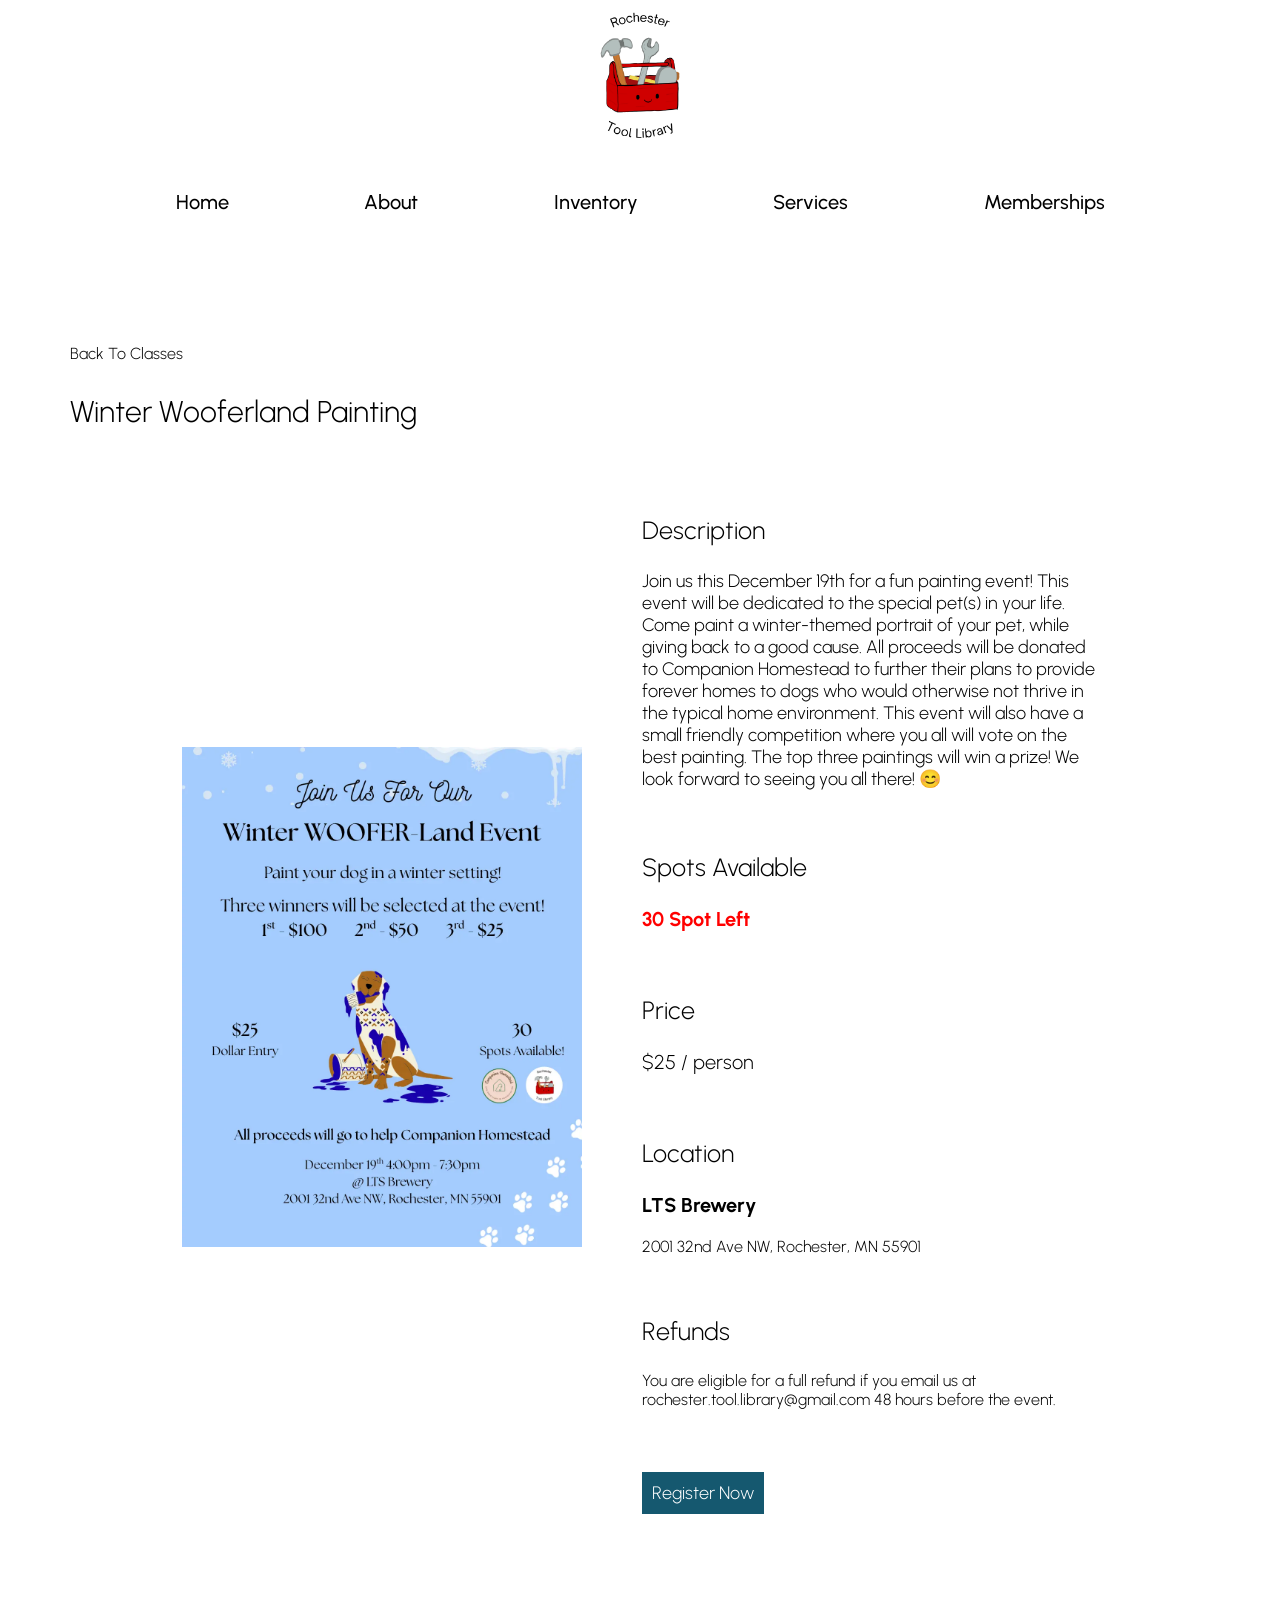
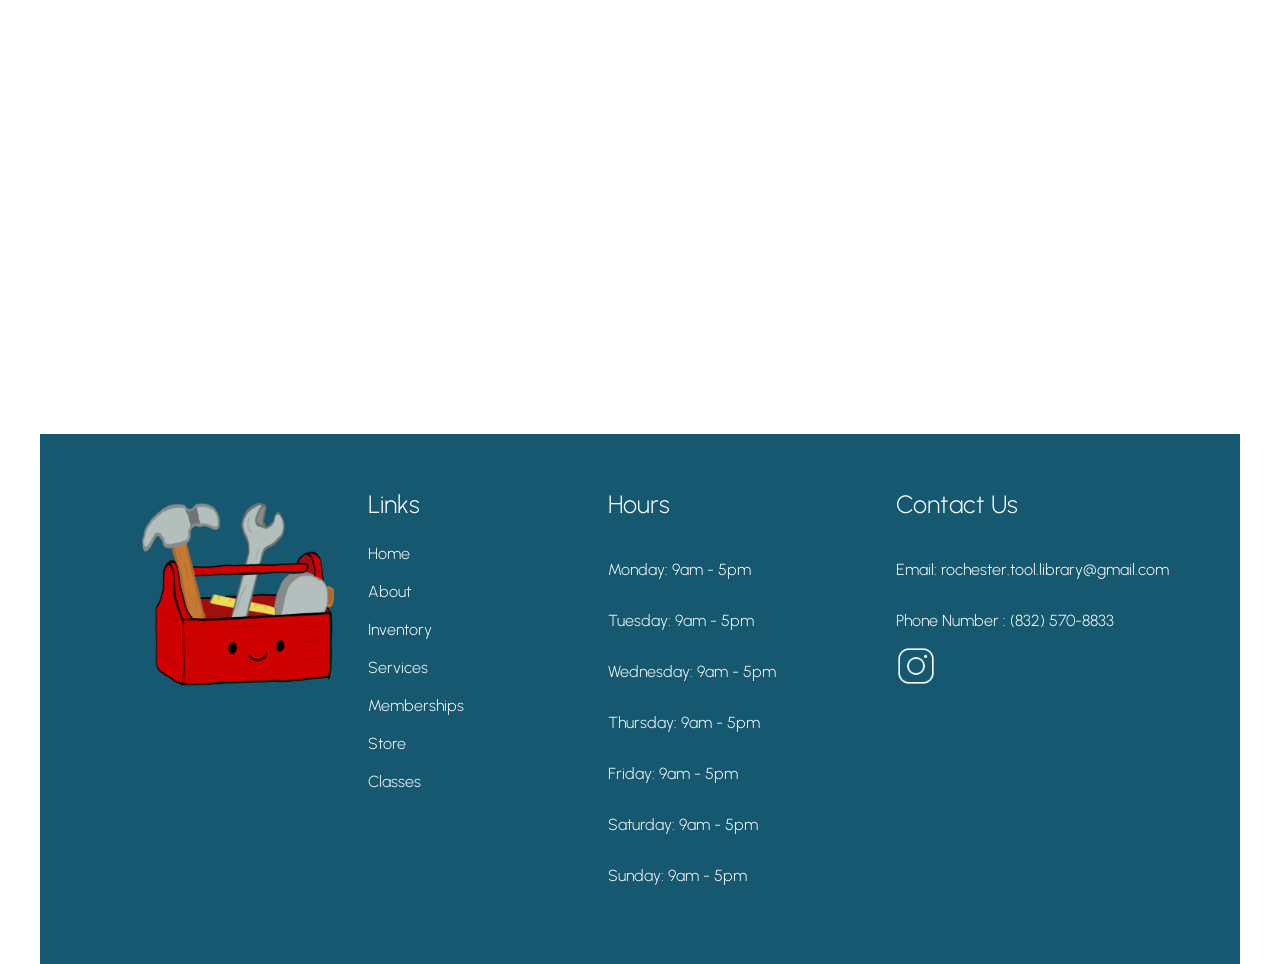
<file: winter_wooferland.html>
<html>
<head>
    <title>Rochester Tool Library</title>
    <link rel="icon" type="image/x-icon" href="./images/logos/logo_ico.ico">

    <meta name='viewport' content='width=device-width, initial-scale=1'>

    <link rel="stylesheet" href="./styles/main-styles.css">
    <link rel="stylesheet" href="./styles/utility-styles.css">
    <link rel="stylesheet" href="./styles/inventory-styles.css">
    <link rel="stylesheet" href="./styles/store-styles.css">
    <link rel="stylesheet" href="./styles/class-styles.css">

    <script src="scripts/products.js"></script>
    <script src="scripts/scripts.js"></script>

    <link rel="preconnect" href="https://fonts.googleapis.com">
    <link rel="preconnect" href="https://fonts.gstatic.com" crossorigin>
    <link href="https://fonts.googleapis.com/css2?family=Urbanist:ital,wght@0,100..900;1,100..900&display=swap" rel="stylesheet">
    <link rel="preload" as="image" href="./images/page_images/hero_image.webp">
</head>


<body>

    <!--Menu-->
    <div>
        <div class="menu-container">
            <!--Image-->
            <div>
                <img src="./images/logos/word_logo.webp" class="menu-logo" alt="Rochester Tool Library Logo" loading="lazy" decoding="async"/>
            </div>

            <!--Options-->
            <div class="menu-options-container">
                <a href="./index.html">Home</a>
                <a href="./about.html">About</a>
                <a href="./inventory.html">Inventory</a>
                <a href="./services.html">Services</a>
                <a href="./memberships.html">Memberships</a>
            </div>
        </div>
    </div>

    <div class="overall-store-item-container">
    <a href="./classes.html" class="back-to-store-button">Back To Classes</a>
    <p class="store-item-title-text">Winter Wooferland Painting</p>
    <div class="store-item-container">
        <div class="store-left-side">
            <img src="./images/class_photos/winter_wooferland.webp" class="store_item_image" loading="lazy" decoding="async" alt="book_binding_flyer">
        </div>

        <div class="store-right-side">
            <p class="store-item-right-box-title-text">Description</p>
            <p class="store-item-description-text">Join us this December 19th for a fun painting event! This event will be dedicated to the special pet(s) in your life. Come paint a winter-themed portrait of your pet, while giving back to a good cause. All proceeds will be donated to Companion Homestead to further their plans to provide forever homes to dogs who would otherwise not thrive in the typical home environment. This event will also have a small friendly competition where you all will vote on the best painting. The top three paintings will win a prize! We look forward to seeing you all there! 😊</p>
            <br>
            <p class="store-item-right-box-title-text">Spots Available</p>
            <p class="store-item-quantity-text">30 Spot Left</p>
            <br>
            <p class="store-item-right-box-title-text">Price</p>
            <p class="class-price-text">$25 / person</p>
            <br>
            <p class="store-item-right-box-title-text">Location</p>
            <p class="class-location-name">LTS Brewery</p>
            <p>2001 32nd Ave NW, Rochester, MN  55901</p>
            <br>
            <p class="store-item-right-box-title-text">Refunds</p>
            <p>You are eligible for a full refund if you email us at rochester.tool.library@gmail.com 48 hours before the event.</p>
            <br>
            <br>
            <br>
            <a class="store-item-preorder-button" href="https://book.stripe.com/14A8wQ4gh2Mb95mb3jfUQ0o">Register Now</a>
            <!--<p class="sold-out-text">Sold Out</p>-->
        </div>
    </div>
    </div>

    <div class="spacer"></div>
    <div class="spacer"></div>
    <div class="spacer"></div>


    <!--Footer-->
    <footer>
        <div class="footer-overall-container">
            <div class="footer-container">
                <div>
                    <img src="./images/logos/no_word_logo.webp" class="footer-logo" alt="Rochester Tool Library Logo" loading="lazy" decoding="async" />
                </div>

                <div class="footer-links-container">
                    <p class="footer-links-title">Links</p>
                    <a href="./index.html" class="footer-links-text">Home</a>
                    <br>
                    <a href="./about.html" class="footer-links-text">About</a>
                    <br>
                    <a href="./inventory.html" class="footer-links-text">Inventory</a>
                    <br>
                    <a href="./services.html" class="footer-links-text">Services</a>
                    <br>
                    <a href="./memberships.html" class="footer-links-text">Memberships</a>
                    <br>
                    <a href="./store.html" class="footer-links-text">Store</a>
                    <br>
                    <a href="./classes.html" class="footer-links-text">Classes</a>
                </div>

                <div class="footer-hours-container">
                    <p class="footer-hours-title">Hours</p>
                    <p class="footer-links-text">Monday: 9am - 5pm</p>
                    <p class="footer-links-text">Tuesday: 9am - 5pm</p>
                    <p class="footer-links-text">Wednesday: 9am - 5pm</p>
                    <p class="footer-links-text">Thursday: 9am - 5pm</p>
                    <p class="footer-links-text">Friday: 9am - 5pm</p>
                    <p class="footer-links-text">Saturday: 9am - 5pm</p>
                    <p class="footer-links-text">Sunday: 9am - 5pm</p>
                </div>

                <div class="footer-contact-container">
                    <p class="footer-links-title">Contact Us</p>
                    <p class="footer-links-text">Email: rochester.tool.library@gmail.com</p>
                    <p class="footer-links-text">Phone Number : (832) 570-8833</p>
                    <a href="https://www.instagram.com/rochester.tool.library/"><img class="footer-social-media-link-image" src="./images/page_images/instagram-100.png" />
                </div>
            </div>
        </div>
    </footer>
</body>




</html>
</file>
<file: styles/main-styles.css>
body
{
    max-width: 1200px;
    margin: auto;

    font-family: "Urbanist", sans-serif;
    font-optical-sizing: auto;
    font-weight: 300;
    font-style: normal;
}


.menu-container
{
    display: flex;
    flex-direction: column;
    justify-content: center;
    align-items: center;
    
    padding-bottom: 100px;
}

.menu-options-container
{
    display: flex;
    flex-direction: row;
    justify-content: space-evenly;
    align-items: center;
    width: 100%;
    font-size: 20px;

    font-family: "Urbanist", sans-serif;
    font-optical-sizing: auto;
    font-weight: 500;
    font-style: normal;
}

.menu-options-container a
{
    text-decoration: none;
    color:black;
}

.menu-logo
{
    width: 150px;
    padding-bottom: 40px;
}

.overall-container
{
    display: flex;
    flex-direction: column;
    justify-content: center;
    align-items: center; 
}

.hero-container
{
    display: flex;
    flex-direction: column;
    justify-content: center;
    align-items: center;
    width: 90%;
}

.main-hero-text
{
    font-size: 40px;
    text-align: center;
    font-weight: 800;
    text-transform: uppercase;
}

.sub-hero-text
{
    font-size: 20px;
    text-align: center;
    font-weight: 300;
}

.hero-image-container
{
  background-image: url('../images/page_images/hero_image.webp');
  background-repeat:no-repeat;
  background-position:center;
  background-attachment:local;
  background-size:contain;
  height:600px;
}

.statistics-container
{
    display: flex;
    flex-direction: row;
    justify-content: space-between;
    align-items: center;
    flex-wrap: wrap;
    width: 90%;
}

.statistics-item-box
{
    display: flex;
    flex-direction: column;
    justify-content: center;
    align-items: center;

    padding: 30px;

    width: 300px;
    height: 300px;
    box-shadow: 0 4px 8px 0 rgba(0, 0, 0, 0.2), 0 6px 20px 0 rgba(0, 0, 0, 0.19);
}

.statistics-item-box-main-text
{
    font-size: 30px;
    font-weight: 600;
}

.statistics-item-box-sub-text
{
    font-size: 16px;
    text-align: center;
}

.section-title
{
    font-size: 40px;
    padding-bottom: 60px;
}

.highlights-container
{
    display: flex;
    flex-direction: row;
    justify-content: space-between;
    align-items: center;
    flex-wrap: wrap;
    width: 90%;
}

.highlighted-tools-item-box
{
    display: flex;
    flex-direction: column;
    justify-content: center;
    align-items: center;

    padding: 30px;

    width: 250px;
    height: 300px;
    box-shadow: 0 4px 8px 0 rgba(0, 0, 0, 0.2), 0 6px 20px 0 rgba(0, 0, 0, 0.19);
}

.highlighted-tools-item-box-image
{
    width: 200px;
}

.highlighted-tools-item-box-title
{
    font-size: 20px;
}

.highlighted-tools-item-box-button
{
    width: 150px;
    background-color: #15586f;
    text-align: center;
    padding: 10px;
    color: white;
}

.why-we-do-container
{
    display: flex;
    flex-direction: row;
    justify-content: center;
    align-items: center;
    flex-wrap: wrap-reverse;
    width: 90%;
}

.why-we-do-text
{
    width: 500px;
    padding: 50px;
    font-size: 20px;
}

.membership-container
{
    display: flex;
    flex-direction: row;
    justify-content: space-between;
    align-items: center;
    flex-wrap: wrap;
    width: 90%;
}

.membership-item-box
{
    display: flex;
    flex-direction: column;
    justify-content: center;
    align-items: center;

    padding: 30px;

    width: 300px;
    height: 600px;
    box-shadow: 0 4px 8px 0 rgba(0, 0, 0, 0.2), 0 6px 20px 0 rgba(0, 0, 0, 0.19);
}

.membership-item-box-membership-title-text
{
    font-size: 20px;

}

.membership-item-box-membership-price-text
{
    font-size: 35px;
    color: #15586f;
    font-weight: 700;

}

.membership-item-box-membership-perks-text
{
    font-style: italic;
    text-align: left;
    width: 100%;
}

.membership-item-box-membership-hr
{
    width: 100%;
}

.membership-item-box-membership-button
{
    width: 150px;
    background-color: #15586f;
    text-align: center;
    padding: 10px;
    color: white;
    text-decoration: none;
}

.footer-container
{
    background-color: #15586f;
    margin-top: -130px;
    display: flex;
    flex-direction: row;
    align-items:flex-start;
    justify-content: center;
    height: 500px;
    padding-top: 30px;
}

.footer-logo
{
    width: 200px;
    padding: 30px;
}

.footer-links-title
{
    font-size: 25px;
    color: white;
}

.footer-hours-title
{
    font-size: 25px;
    color: white;
}

.footer-links-container
{
    width:20%;
    display: flex;
    flex-direction: column;
    align-items:flex-start;
    justify-content: flex-start;
}

.footer-links-text
{
    color: white;
    text-decoration: none;
}

.footer-hours-container
{
    width:24%;
    display: flex;
    flex-direction: column;
    align-items:flex-start;
    justify-content: center;
}

.footer-contact-container
{
    width:23%;
    display: flex;
    flex-direction: column;
    align-items:flex-start;
    justify-content: flex-start;
}

.faq-container
{
    display: flex;
    flex-direction: column;
    justify-content: center;
    align-items: center;
    flex-wrap: wrap;
    width: 90%;

    font-size: 20px;
}

.faq-question-container
{
    width: 100%;
    padding: 20px;

    background-color: #15586f;
    color: white;

    display: flex;
    flex-direction: row;
    align-items:center;
    justify-content: space-between;
}

.faq-answer-container
{
    width: 100%;
    padding: 20px;
    display: none;
}

.footer-social-media-link-image
{
    width: 40px;
}

@media (max-width: 500px)
{
    body
    {
        font-family: "Urbanist", sans-serif;
        font-optical-sizing: auto;
        font-weight: 300;
        font-style: normal;
    }


    .menu-container
    {
        display: flex;
        flex-direction: column;
        justify-content: center;
        align-items: center;
        
        padding-bottom: 100px;
    }

    .menu-options-container
    {
        display: flex;
        flex-direction: row;
        justify-content: space-evenly;
        align-items: center;
        flex-wrap: wrap;
        width: 100%;
        font-size: 16px;

        font-family: "Urbanist", sans-serif;
        font-optical-sizing: auto;
        font-weight: 500;
        font-style: normal;
    }

    .menu-options-container a
    {
        text-decoration: none;
        color:black;
    }

    .menu-logo
    {
        width: 150px;
        padding-bottom: 40px;
    }

    .overall-container
    {
        display: flex;
        flex-direction: column;
        justify-content: center;
        align-items: center; 
    }

    .hero-container
    {
        display: flex;
        flex-direction: column;
        justify-content: center;
        align-items: center;
        width: 90%;
    }

    .main-hero-text
    {
        font-size: 30px;
        text-align: center;
        font-weight: 800;
        text-transform: uppercase;
    }

    .sub-hero-text
    {
        font-size: 16px;
        text-align: center;
        font-weight: 300;
    }

    .hero-image-container
    {
        background-image: url('../images/page_images/hero_image.webp');
        background-repeat:no-repeat;
        background-position:center;
        background-attachment:local;
        background-size:contain;
        height:300px;
    }

    .statistics-container
    {
        display: flex;
        flex-direction: row;
        justify-content: center;
        align-items: center;
        flex-wrap: wrap;
    }

    .statistics-item-box
    {
        display: flex;
        flex-direction: column;
        justify-content: center;
        align-items: center;

        padding: 30px;

        width: 250px;
        height: 300px;
        box-shadow: 0 4px 8px 0 rgba(0, 0, 0, 0.2), 0 6px 20px 0 rgba(0, 0, 0, 0.19);
        margin-top: 30px;
    }

    .statistics-item-box-main-text
    {
        font-size: 30px;
        font-weight: 600;
    }

    .statistics-item-box-sub-text
    {
        font-size: 16px;
        text-align: center;
    }

    .section-title
    {
        font-size: 25px;
        padding-bottom: 30px;
        text-align: center;
    }

    .highlights-container
    {
        display: flex;
        flex-direction: row;
        justify-content: center;
        align-items: center;
        flex-wrap: wrap;
    }

    .highlighted-tools-item-box
    {
        display: flex;
        flex-direction: column;
        justify-content: center;
        align-items: center;

        padding: 30px;

        width: 200px;
        height: 300px;
        margin-top: 30px;
        box-shadow: 0 4px 8px 0 rgba(0, 0, 0, 0.2), 0 6px 20px 0 rgba(0, 0, 0, 0.19);
    }

    .highlighted-tools-item-box-image
    {
        width: 200px;
    }

    .highlighted-tools-item-box-title
    {
        font-size: 16px;
    }

    .highlighted-tools-item-box-button
    {
        width: 150px;
        background-color: #15586f;
        text-align: center;
        padding: 10px;
        color: white;
    }

    .why-we-do-container
    {
        display: flex;
        flex-direction: row;
        justify-content: center;
        align-items: center;
        flex-wrap: wrap-reverse;
    }

    .why-we-do-text
    {
        width: 500px;
        padding: 30px;
        font-size: 16px;
    }

    .why-we-do-image
    {
        height: 300px;
        width: 200px;
    }

    .membership-item-box
    {
        display: flex;
        flex-direction: column;
        justify-content: center;
        align-items: center;

        padding: 30px;

        width: 300px;
        height: 600px;
        box-shadow: 0 4px 8px 0 rgba(0, 0, 0, 0.2), 0 6px 20px 0 rgba(0, 0, 0, 0.19);

        margin-top: 30px;
    }

    .membership-item-box-membership-title-text
    {
        font-size: 20px;

    }

    .membership-item-box-membership-price-text
    {
        font-size: 35px;
        color: #15586f;
        font-weight: 700;

    }

    .membership-item-box-membership-perks-text
    {
        font-style: italic;
        text-align: left;
        width: 100%;
    }

    .membership-item-box-membership-hr
    {
        width: 100%;
    }

    .membership-item-box-membership-button
    {
        width: 150px;
        background-color: #15586f;
        text-align: center;
        padding: 10px;
        color: white;
    }

    .footer-container
    {
        background-color: #15586f;
        margin-top: -77px;
        display: flex;
        flex-direction: column;
        align-items:flex-start;
        justify-content: center;
        height: 1300px;
        padding-left: 30px;
    }


    .footer-links-container
    {
        display: flex;
        flex-direction: column;
        align-items:flex-start;
        justify-content: flex-start;
        width: 80%;
    }
    .footer-hours-container
    {
        display: flex;
        flex-direction: column;
        align-items:flex-start;
        justify-content: flex-start;
        width: 80%;
    }
    .footer-contact-container
    {
        display: flex;
        flex-direction: column;
        align-items:flex-start;
        justify-content: flex-start;
        width: 80%;
    }

    .faq-container
    {
        display: flex;
        flex-direction: column;
        justify-content: center;
        align-items: center;

        width: 100%;
        font-size: 16px;

    }
    .faq-question-container
    {
        background-color: #15586f;
        color: white;

        display: flex;
        flex-direction: row;
        align-items:center;
        justify-content: space-between;

        width: 300px;
    }

    .faq-answer-container
    {
        width: 300px;
        display: none;
    }
}
</file>
<file: styles/utility-styles.css>
.spacer
{
    height:200px;
}
</file>
<file: styles/about-styles.css>
.about-organization-container
{
    display: flex;
    flex-direction: row;
    justify-content: center;
    align-items: flex-end;
    flex-wrap: wrap-reverse;
    width: 90%;
}

.about-founder-container
{
    display: flex;
    flex-direction: row;
    justify-content: center;
    align-items: flex-start;
    flex-wrap: wrap;
    width: 90%;
}

.about-text
{
    width: 500px;
    padding-left: 50px;
    padding-right: 50px;

    font-size: 16px;
}

.creative-catalog-container
{
    display: flex;
    flex-direction: row;
    justify-content: space-between;
    align-items: center;
    flex-wrap: wrap;
    width: 90%;
}

.creative-catalog-image-box
{
    display: flex;
    flex-direction: column;
    justify-content: flex-start;
    align-items: center;
    
    width: 300px;
    height: 400px;
    box-shadow: 0 4px 8px 0 rgba(0, 0, 0, 0.2), 0 6px 20px 0 rgba(0, 0, 0, 0.19);
}

.creative-catalog-image-box-text
{
    font-size: 16px;
    padding: 20px;
}

.about-founder-image
{
    width: 300px;
}

@media (max-width: 500px)
{
    .about-organization-container
    {
        display: flex;
        flex-direction: row;
        justify-content: center;
        align-items: center;
        flex-wrap: wrap-reverse;
        width: 90%;
    }

    .about-founder-container
    {
        display: flex;
        flex-direction: row;
        justify-content: center;
        align-items: center;
        flex-wrap: wrap;
        width: 90%;
    }

    .about-organization-image
    {
        width: 300px;
    }

    .about-founder-image
    {
        width: 300px;
    }

    .about-text
    {
        width: 300px;
        padding-left: 50px;
        padding-right: 50px;

        font-size: 20px;
    }

    .creative-catalog-container
    {
        display: flex;
        flex-direction: row;
        justify-content: center;
        align-items: center;
        flex-wrap: wrap;
        width: 90%;
    }

    .creative-catalog-image-box
    {
        display: flex;
        flex-direction: column;
        justify-content: flex-start;
        align-items: center;
        
        margin-top: 30px;

        width: 300px;
        height: 400px;
        box-shadow: 0 4px 8px 0 rgba(0, 0, 0, 0.2), 0 6px 20px 0 rgba(0, 0, 0, 0.19);
    }

    .creative-catalog-image-box-text
    {
        font-size: 16px;
        padding: 20px;
    }
}
</file>
<file: styles/inventory-styles.css>
.inventory-filter-categories-selector
{
    width: 200px;
    height: 50px;
    margin-left: 30px;
}

.inventory-filter-categories-container
{
    display: flex;
    flex-direction: row;
    justify-content: flex-start;
    align-items: center;
    flex-wrap: wrap;
    padding: 30px;
}

.inventory-grid-container
{
    display: flex;
    flex-direction: row;
    justify-content: space-between;
    align-items: center;
    flex-wrap: wrap;
}

.inventory-grid-item-box
{
    display: flex;
    flex-direction: column;
    justify-content: center;
    align-items: center;

    padding: 30px;

    width: 250px;
    height: 500px;
    box-shadow: 0 4px 8px 0 rgba(0, 0, 0, 0.2), 0 6px 20px 0 rgba(0, 0, 0, 0.19);

    margin-top: 30px;
}

.inventory-grid-item-box-image
{
    width: 250px;
}

.inventory-grid-item-box-title
{
    font-size: 20px;
}

.inventory-grid-item-box-available-button
{
    width: 150px;
    background-color: #15586f;
    text-align: center;
    padding: 10px;
    color: white;
}

.inventory-grid-item-box-unavailable-button
{
    width: 150px;
    background-color: #424546;
    text-align: center;
    padding: 10px;
    color: white;
    pointer-events: none;
}

.inventory-grid-item-box-status-standard
{
    background-color: #15586f;
    padding:10px;
    border-radius: 16px;
    color:white;   
}

.inventory-grid-item-box-status-premium
{
    background-color: #bfa311;
    padding:10px;
    border-radius: 16px;
    color:white;   
}

.inventory-page-navigator-container
{
    display: flex;
    flex-direction: row;
    justify-content: space-between;
    align-items: center;
    flex-wrap: wrap;
    width:100%;
}

.inventory-page-navigator
{
    cursor: pointer;
}

@media (max-width: 500px)
{
   .inventory-grid-container
    {
        display: flex;
        flex-direction: row;
        justify-content: center;
        align-items: center;
        flex-wrap: wrap;
    } 

    .inventory-page-navigator-container
    {
        display: flex;
        flex-direction: row;
        justify-content: space-evenly;
        align-items: center;
        flex-wrap: wrap;
        width:100%;
    }
}
</file>
<file: styles/store-styles.css>
.overall-store-container
{
    padding: 30px;
}

.store-container
{
    display: flex;
    flex-direction: row;
    justify-content: center;
    align-items: center;
    flex-wrap: wrap;
}

.store-item-box
{
    display: flex;
    flex-direction: column;
    justify-content: center;
    align-items: center;

    padding: 30px;

    width: 300px;
    height: 550px;
    box-shadow: 0 4px 8px 0 rgba(0, 0, 0, 0.2), 0 6px 20px 0 rgba(0, 0, 0, 0.19);

    margin-top: 30px;
}

.store-title
{
    font-size: 30px;
}

.store_image
{
    width: 200px;
}

.item-name-title
{
    font-size: 20px;
}

.view-product-button
{
    background-color: #15586f;
    color: white;
    width: 180px;
    font-size: 18px;
    padding: 10px;
    text-align: center;
    cursor: pointer;
    text-decoration: none;
}

.store-item-container
{
    display: flex;
    flex-direction: row;
    justify-content: center;
    align-items: center;
    flex-wrap: wrap;
}

.store_item_image
{
    width: 400px;
}

.store-left-side
{
    padding: 30px;
}

.store-right-side
{
    padding: 30px;
    width: 40%;
}

.store-item-right-box-title-text
{
    font-size: 25px;
}

.store-item-preorder-button
{
    background-color: #15586f;
    color: white;
    width: 180px;
    font-size: 18px;
    padding: 10px;
    text-align: center;
    cursor: pointer;
    text-decoration: none;
}

.store-item-quantity-text
{
    font-size: 20px;
    color: red;
    font-weight: 700;
}

.store-item-description-text
{
    font-size: 18px;
}

.overall-store-item-container
{
    padding: 30px;
}

.back-to-store-button
{
    font: 20px;
    color: black;
    text-decoration: none;
}

.store-item-title-text
{
    font-size: 30px;
}

@media (max-width: 500px)
{

    .store_item_image
    {
        width: 300px;
    }
    .store-right-side
    {
        padding: 30px;
        width: 90%;
    }
}
</file>
<file: styles/class-styles.css>
.class_image
{
    width:100%;
}

.class-location-name
{
    font-size: 20px;
    font-weight: 700;
}

.class-price-text
{
    font-size: 20px;
}

.sold-out-text
{
    font-size: 35px;
    color: red;
}

.class-coming-soon-text
{
    font-size: 25px;
}

@media (max-width: 500px)
{

    .class_image
    {
        width: 300px;
    }
}
</file>
<file: styles/product-styles.css>
.product-page-container
{
    display: flex;
    flex-direction: row;
    justify-content: center;
    align-items: flex-start;
    flex-wrap: wrap;
    width: 90%;
}

.product-page-details-section
{
    padding-left: 50px;
}

.product-page-detail-title
{
    text-align: left;
    width: 90%;
    font-size: 30px;
    font-weight: 600;
    padding-bottom: 40px;
}

.product-page-details-section-detail-title
{
    font-size: 25px;
    font-weight: 500;
}

.product-page-details-section-detail-text
{
    font-size: 20px;
}

.product-page-details-section-detail-status-standard
{
    background-color: #15586f;
    padding:10px;
    border-radius: 16px;
    color:white;
    width: 80px;
}

.product-page-details-section-detail-status-premium
{
    background-color: #bfa311;
    padding:10px;
    border-radius: 16px;
    color:white;   
    width: 70px;
}

.product-page-back
{
    width: 90%;
    text-align: left;
}

.product-page-check-out-container
{
    display: flex;
    flex-direction: row;
    justify-content: center;
    align-items: flex-start;
    width: 90%; 
}

.product-page-check-out-details-section
{
    padding: 30px;
    width: 50%;
}

.product-page-check-out-form-section
{
    padding: 30px;
    width: 50%;

    background-color: #15586f;
    color: white;
}

.product-page-check-out-form-section-label
{
    font-size: 20px;
    font-weight: 300; 
}

.product-page-check-out-form-section-input
{
    width: 400px;
    height:30px;
}

.product-page-check-out-form-section-check-out-request-button
{
    background-color: #bfa311;
    color: white;
    width: 80px;
    height: 40px;
    padding: 20px;
    font-size: 20px;
    cursor: pointer;
}

.product-page-check-out-details-section-title
{
    font-size: 25px;
    font-weight: 400;
}

.checkout-form-title
{
    font-size: 25px;
}

@media (max-width: 500px)
{

    .product-page-container
    {
        display: flex;
        flex-direction: column;
        justify-content: center;
        align-items: center;
    }

    .product-page-check-out-container
    {
        display: flex;
        flex-direction: column;
        justify-content: center;
        align-items: center;
        flex-wrap: wrap;

    }
    .product-page-image-section-display-image
    {
        width:300;
        height: 400;
    }

    .product-page-details-section
    {
        padding-left: 0px;
    }

    .product-page-check-out-details-section
    {
        padding: 0px;
        width: 100%;
    }
    

    .product-page-check-out-form-section
    {
        padding: 0px;
        width: 100%;
        height: 650px;

    }

    .product-page-check-out-form-section-input
    {
        width: 250px;
        height:30px;
    }
}
</file>
<file: styles/membership-styles.css>
.why-we-charge-container
{
    display: flex;
    flex-direction: column;
    justify-content: center;
    align-items: center;

    width: 90%;
}

.why-we-charge-text
{
    font-size: 20px;
    text-align: center;
}
</file>
<file: styles/services-styles.css>
.services-we-offer-container
{
    display: flex;
    flex-direction: row;
    justify-content: space-between;
    align-items: center;
    flex-wrap: wrap;
    width: 90%;
}


.services-we-offer-item-box
{
    display: flex;
    flex-direction: column;
    justify-content: center;
    align-items: center;

    padding: 30px;

    width: 250px;
    height: 650px;
    box-shadow: 0 4px 8px 0 rgba(0, 0, 0, 0.2), 0 6px 20px 0 rgba(0, 0, 0, 0.19);
}

.services-we-offer-item-box-title
{
    font-size: 20px;
    font-weight: 700;
}

.services-we-offer-item-box-printer
{
    width: 200px;
    height: 200px;
}

.services-we-offer-item-box-truck
{
    width: 250px;
}

.service-classification-standard
{
    background-color: #15586f;
    padding:10px;
    border-radius: 16px;
    color:white;   
}

.service-classification-premium
{
    background-color: #bfa311;
    padding:10px;
    border-radius: 16px;
    color:white;   
}

hr
{
    width: 100%;
}

.services-we-offer-text
{
    width: 100%;
    text-align: left;
}

.services-we-offer-sub-text
{
    text-align: left;
    width: 100%;
    font-size: 15px;
}

@media (max-width: 500px)
{
    .services-we-offer-container
    {
        display: flex;
        flex-direction: row;
        justify-content: center;
        align-items: center;
        flex-wrap: wrap;
    }


    .services-we-offer-item-box
    {
        display: flex;
        flex-direction: column;
        justify-content: center;
        align-items: center;

        padding: 30px;

        width: 250px;
        height: 650px;
        box-shadow: 0 4px 8px 0 rgba(0, 0, 0, 0.2), 0 6px 20px 0 rgba(0, 0, 0, 0.19);

        margin-top: 30px;
    }

}
</file>
